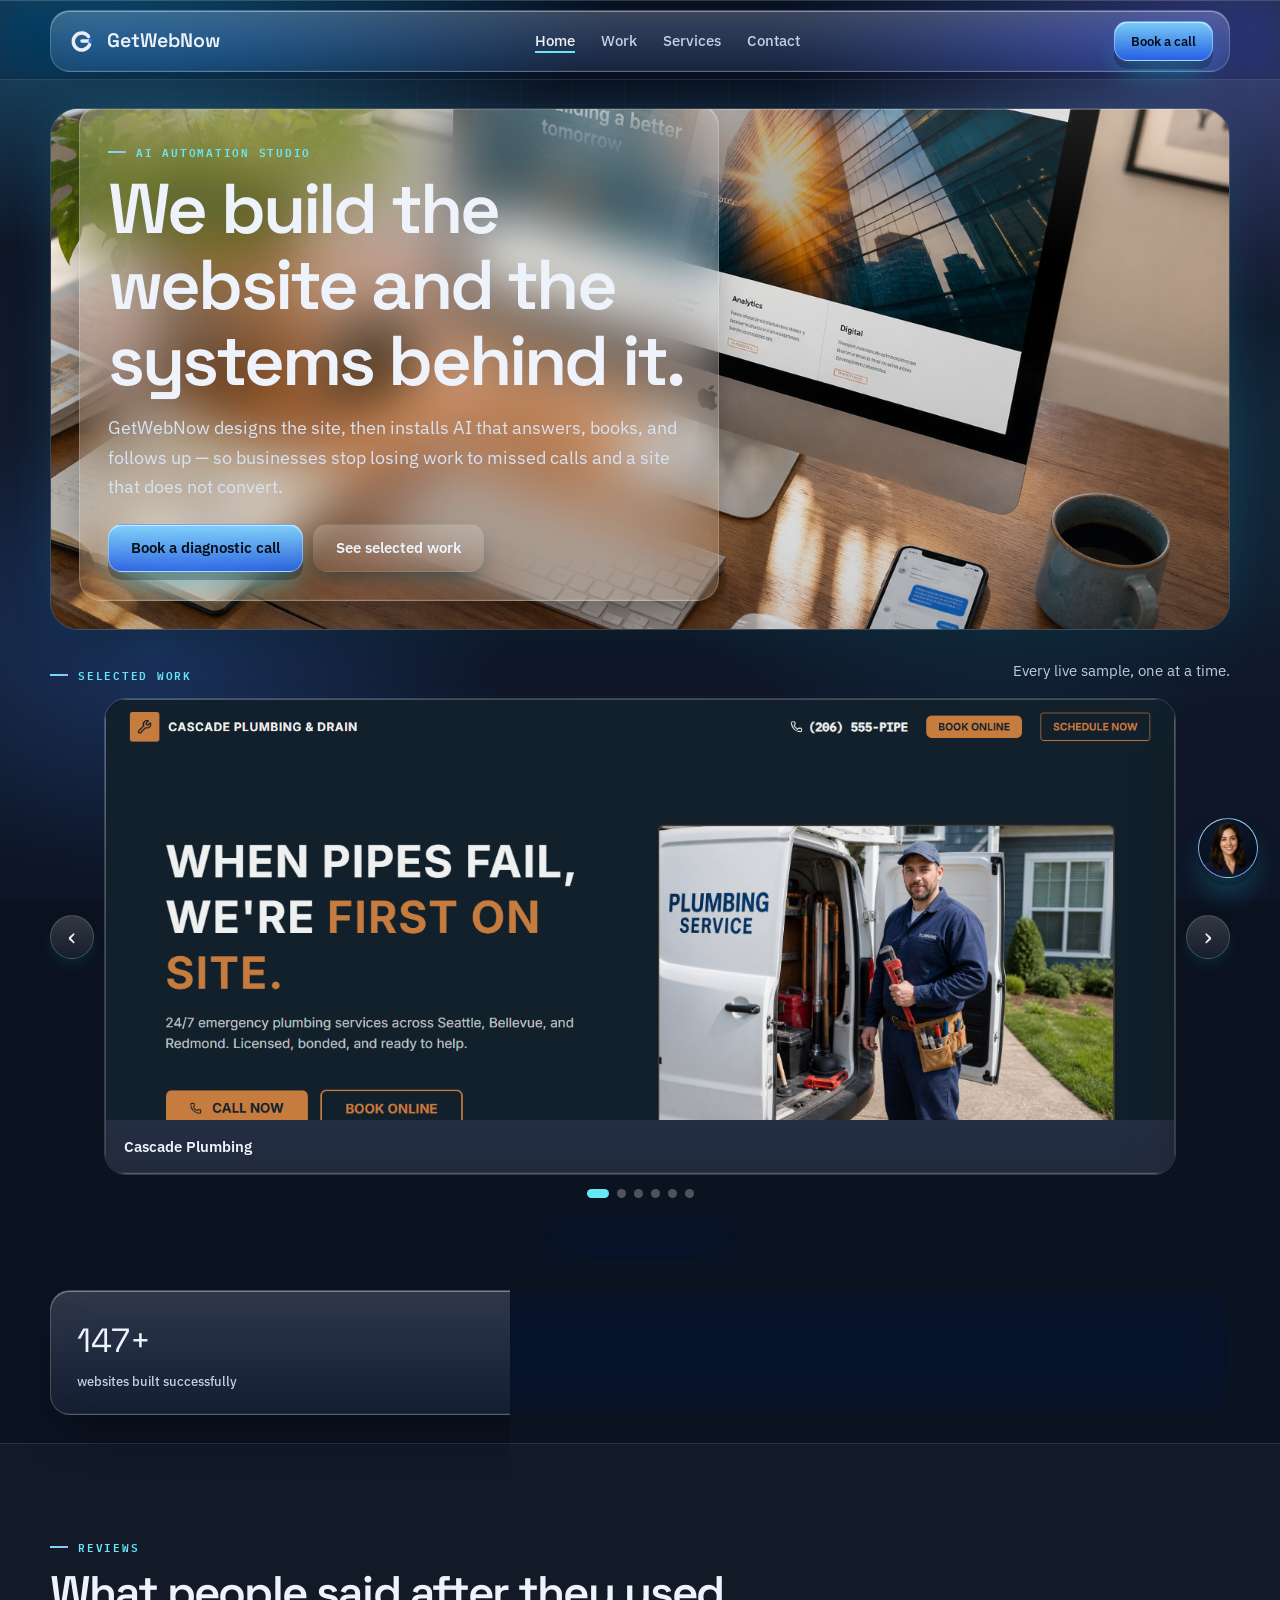
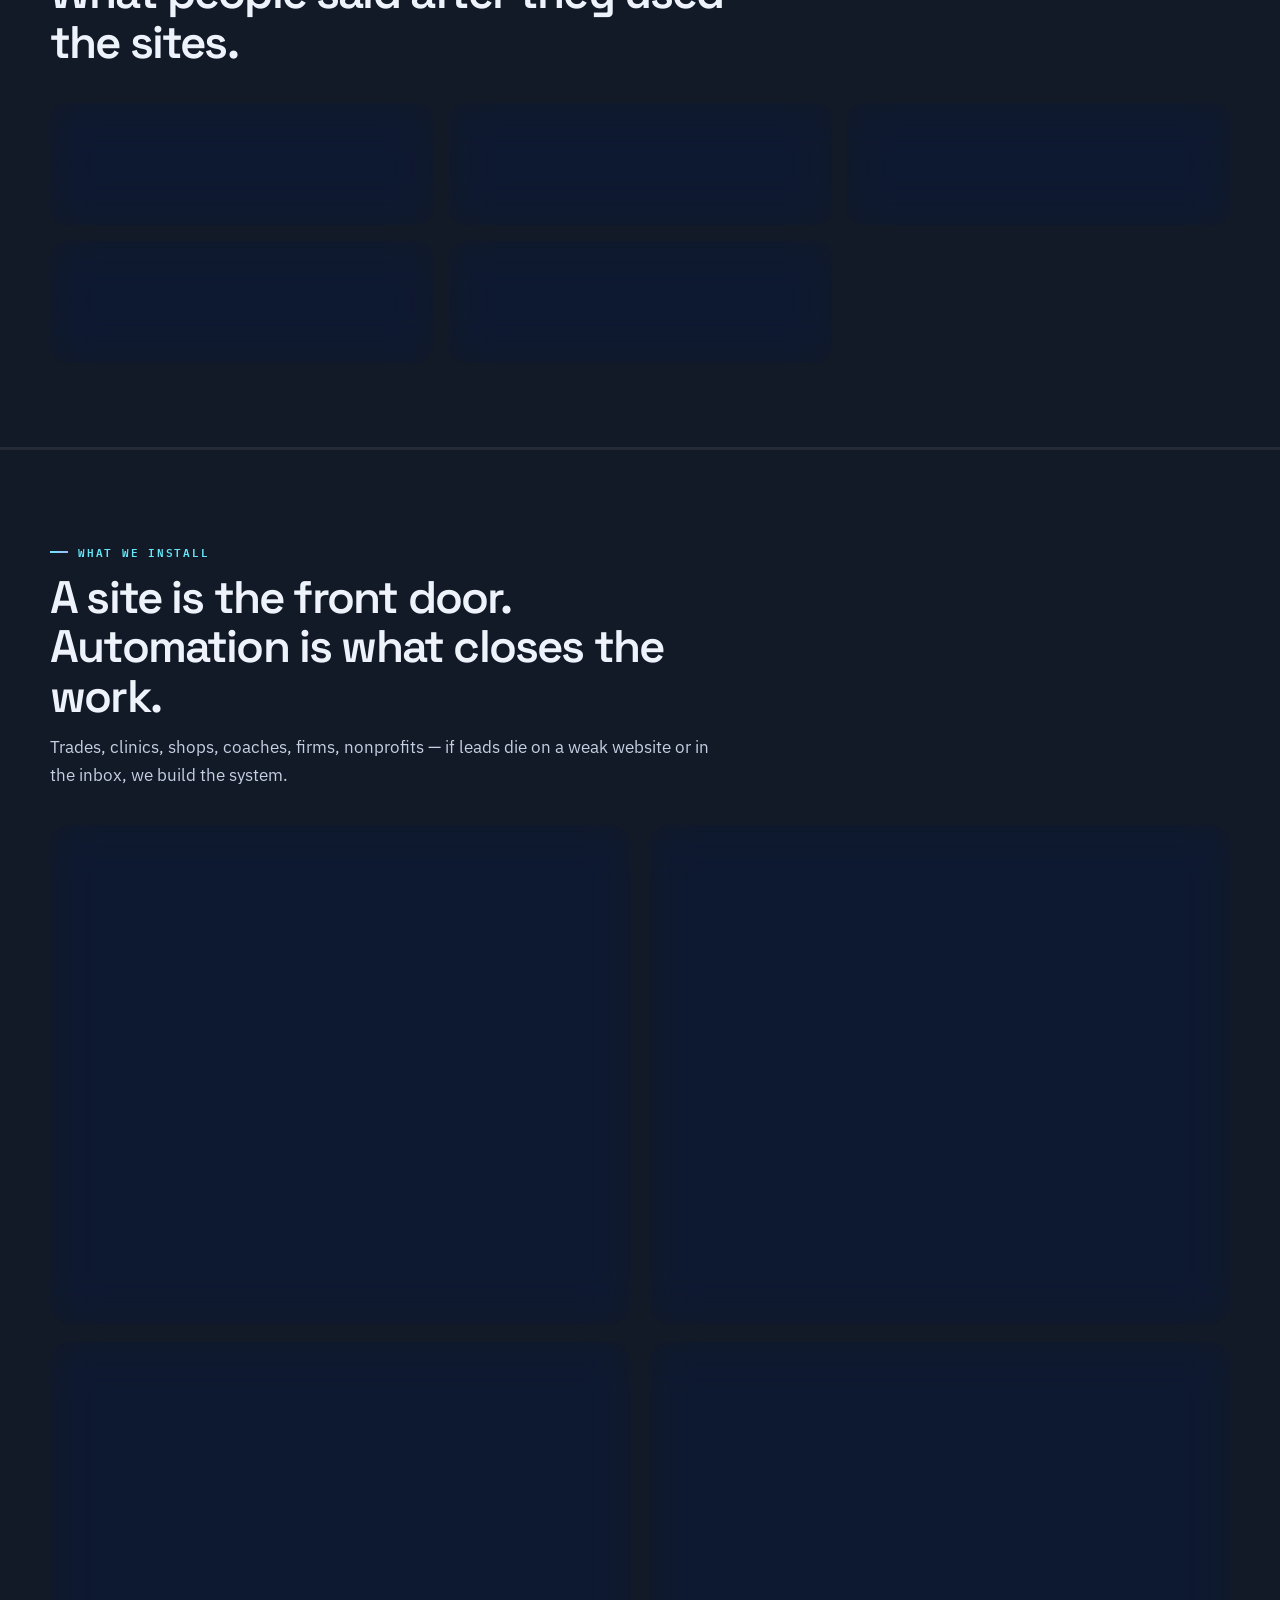
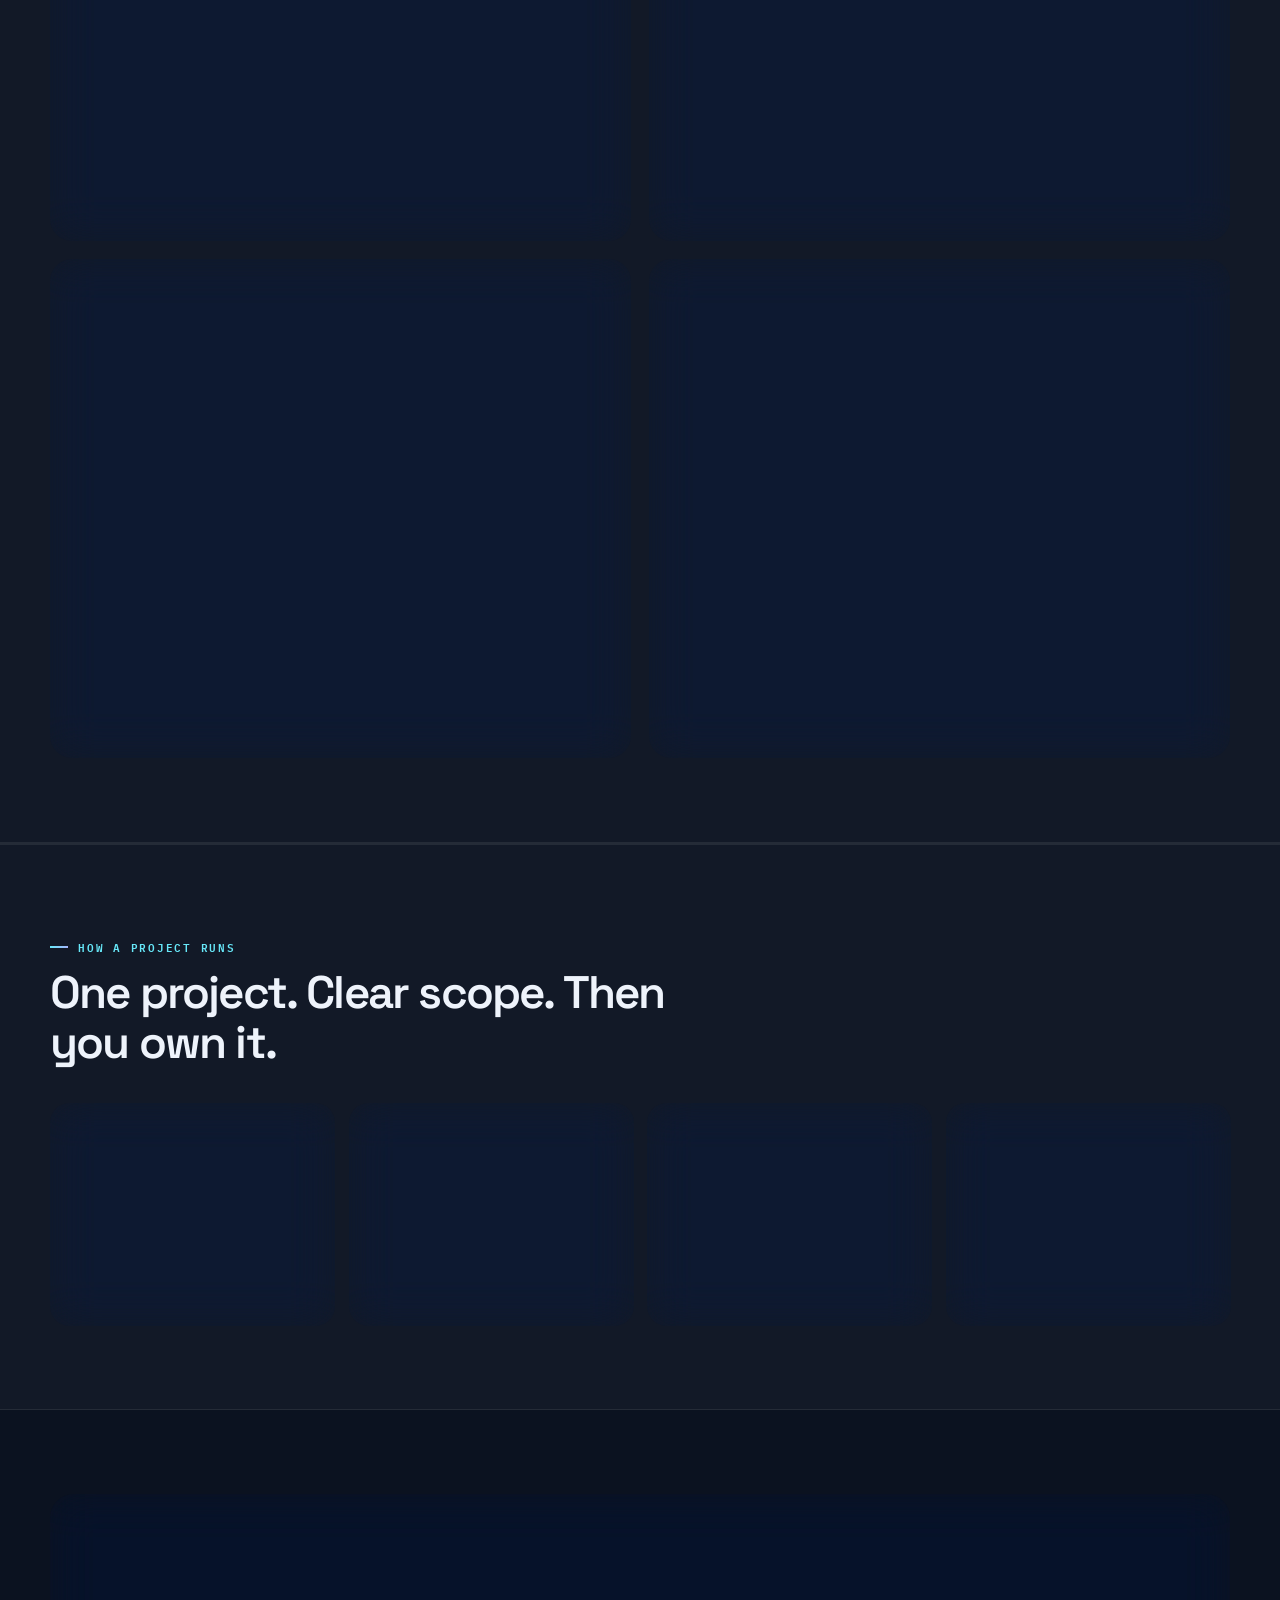
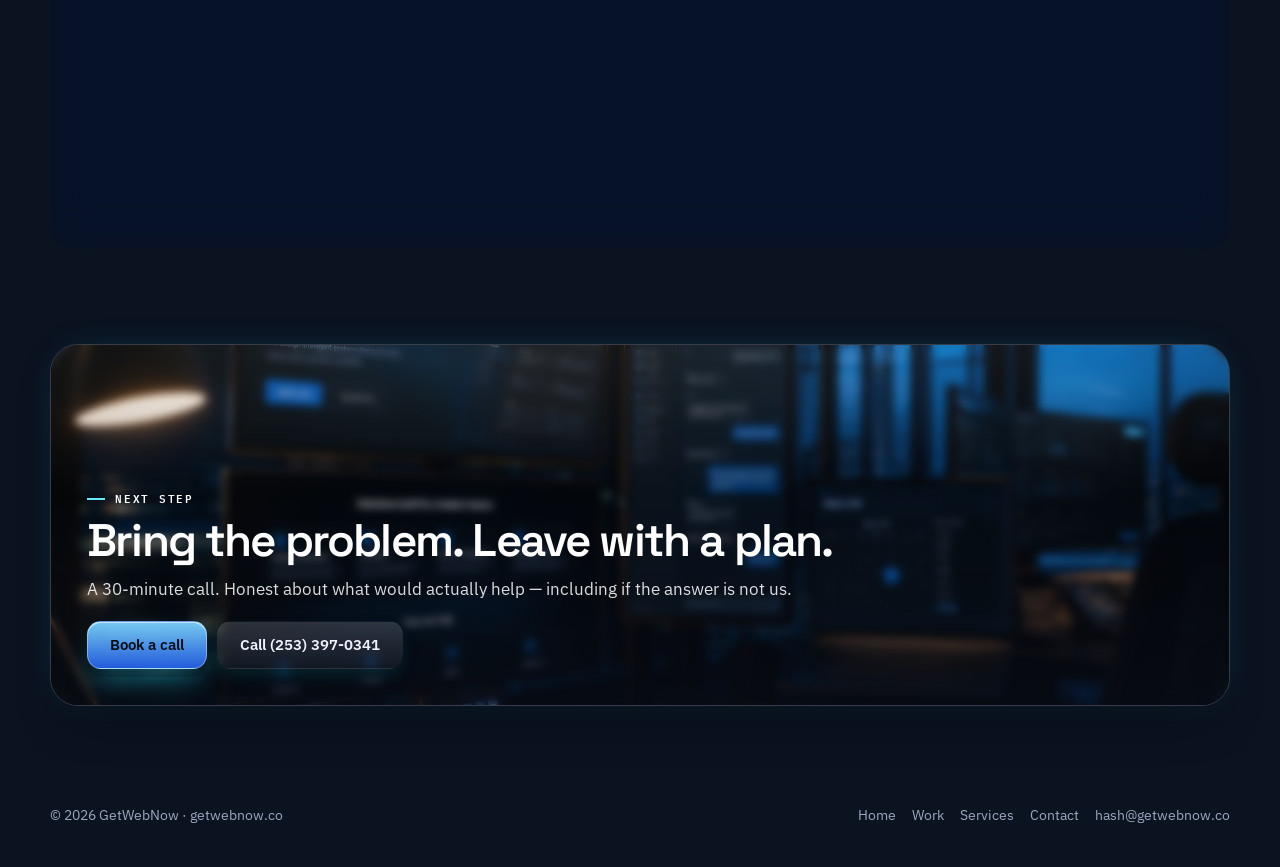
<file: index.html>
<!DOCTYPE html>
<html lang="en">
<head>
<meta charset="UTF-8">
<meta name="viewport" content="width=device-width, initial-scale=1.0">
<title>GetWebNow — Websites and AI systems for businesses</title>
<meta name="description" content="GetWebNow builds websites, branding, and AI automations that answer leads, book work, and follow up — so other businesses stop losing customers to silence.">
<link rel="canonical" href="https://getwebnow.co/">
<meta property="og:type" content="website">
<meta property="og:url" content="https://getwebnow.co/">
<meta property="og:site_name" content="GetWebNow">
<meta property="og:title" content="GetWebNow — Websites and AI systems for businesses">
<meta property="og:description" content="150+ websites built successfully. We install the site and the automations behind it.">
<meta property="og:image" content="https://getwebnow.co/og-image.png">
<meta name="twitter:card" content="summary_large_image">
<link rel="icon" href="favicon.svg" type="image/svg+xml">
<link rel="preconnect" href="https://fonts.googleapis.com">
<link rel="preconnect" href="https://fonts.gstatic.com" crossorigin>
<link href="https://fonts.googleapis.com/css2?family=IBM+Plex+Mono:wght@500&family=IBM+Plex+Sans:wght@400;500;600&family=Space+Grotesk:wght@500;600;700&display=swap" rel="stylesheet">
<link rel="stylesheet" href="styles.css?v=6">
</head>
<body>
<header>
  <nav class="wrap nav" id="nav">
    <a class="logo" href="index.html">
      <svg viewBox="0 0 64 64" aria-hidden="true"><path d="M46 22.5a18 18 0 1 0 2.2 17.2" fill="none" stroke="#E8EEF7" stroke-width="7.5" stroke-linecap="round"/><path d="M32 32h16" stroke="#E8EEF7" stroke-width="7.5" stroke-linecap="round"/><circle cx="50" cy="32" r="4.2" fill="#2563EB"/></svg>
      GetWebNow
    </a>
    <div class="nav-links">
      <a class="is-active" href="index.html">Home</a>
      <a href="work.html">Work</a>
      <a href="services.html">Services</a>
      <a href="contact.html">Contact</a>
    </div>
    <a class="btn btn-primary nav-cta" href="https://cal.com/hashmat/30min?theme=light" target="_blank" rel="noopener">Book a call</a>
    <button class="nav-toggle" type="button" data-nav-toggle aria-label="Open menu">☰</button>
  </nav>
</header>

<main>
  <section class="hero">
    <div class="wrap">
      <div class="hero-visual">
        <img class="hero-photo" src="media/hero.png" alt="GetWebNow studio desk with a website and booking on screen" width="1600" height="900">
        <div class="hero-copy">
          <div class="eyebrow">AI automation studio</div>
          <h1>We build the website and the systems behind it.</h1>
          <p class="lead">GetWebNow designs the site, then installs AI that answers, books, and follows up — so businesses stop losing work to missed calls and a site that does not convert.</p>
          <div class="hero-actions">
            <a class="btn btn-primary" href="https://cal.com/hashmat/30min?theme=light" target="_blank" rel="noopener">Book a diagnostic call</a>
            <a class="btn btn-ghost" href="work.html">See selected work</a>
          </div>
        </div>
      </div>

      <div class="work-show" data-slideshow>
        <div class="work-show-head">
          <div class="eyebrow">Selected work</div>
          <p>Every live sample, one at a time.</p>
        </div>
        <div class="work-show-frame">
          <button class="work-show-nav prev" type="button" aria-label="Previous project">‹</button>
          <div class="work-show-viewport">
            <div class="work-show-track">
              <a class="work-slide" href="https://cascade-mu-liard.vercel.app" target="_blank" rel="noopener">
                <img src="work/cascade.png" alt="Cascade Plumbing live website">
                <span>Cascade Plumbing</span>
              </a>
              <a class="work-slide" href="https://awevso-site.vercel.app" target="_blank" rel="noopener">
                <img src="work/awevso.png" alt="AWEVSO live website">
                <span>AWEVSO</span>
              </a>
              <a class="work-slide" href="https://ridgeline-roofing-demo-umber.vercel.app/" target="_blank" rel="noopener">
                <img src="work/ridgeline.png" alt="Ridgeline Roofing live website">
                <span>Ridgeline Roofing</span>
              </a>
              <a class="work-slide" href="https://the-12-week-reset.vercel.app" target="_blank" rel="noopener">
                <img src="work/reset.png" alt="12-Week Reset live website">
                <span>12-Week Reset</span>
              </a>
              <a class="work-slide" href="https://wahajwelfare.org" target="_blank" rel="noopener">
                <img src="work/wahaj.png" alt="Wahaj Welfare live website">
                <span>Wahaj Welfare</span>
              </a>
              <a class="work-slide" href="https://northline-realty-seven.vercel.app" target="_blank" rel="noopener">
                <img src="work/northline.png" alt="Northline Realty live website">
                <span>Northline Realty</span>
              </a>
            </div>
          </div>
          <button class="work-show-nav next" type="button" aria-label="Next project">›</button>
        </div>
        <div class="work-show-dots" role="tablist" aria-label="Project slides"></div>
        <p class="work-show-cta"><a class="btn btn-ghost" href="work.html">See all featured work</a></p>
      </div>

      <div class="proof">
        <div class="proof-stat"><span data-count="150">0</span>+ <span class="label">websites built successfully</span></div>
        <div class="proof-names">
          <span class="chip">Live samples above</span>
          <span class="chip">Not the full list</span>
        </div>
      </div>
    </div>
  </section>

  <section class="work-notes" id="work-notes">
    <div class="wrap">
      <div class="section-head">
        <div class="eyebrow">Reviews</div>
        <h2>What people said after they used the sites.</h2>
      </div>
      <div class="reviews-row">
        <div class="review">
          <img class="review-avatar" src="media/avatar-marcus.png" alt="Marcus R.">
          <div>
            <div class="stars" aria-label="5 stars">★★★★★</div>
            <p>“Pricing, services, and booking were all there. I didn’t have to hunt.”</p>
            <strong>Marcus R. · Cascade Plumbing</strong>
          </div>
        </div>
        <div class="review">
          <img class="review-avatar" src="media/avatar-dana.png" alt="Dana S.">
          <div>
            <div class="stars" aria-label="5 stars">★★★★★</div>
            <p>“Looked like a real roofing company. The next step was obvious.”</p>
            <strong>Dana S. · Ridgeline Roofing</strong>
          </div>
        </div>
        <div class="review">
          <img class="review-avatar" src="media/avatar-priya.png" alt="Priya K.">
          <div>
            <div class="stars" aria-label="5 stars">★★★★★</div>
            <p>“The price was on the page before they asked me to book a call. That sold me.”</p>
            <strong>Priya K. · 12-Week Reset</strong>
          </div>
        </div>
        <div class="review">
          <img class="review-avatar" src="media/avatar-karim.png" alt="Karim A.">
          <div>
            <div class="stars" aria-label="5 stars">★★★★★</div>
            <p>“English and Dari, professional inbox — it matched the work on the ground.”</p>
            <strong>Karim A. · Wahaj Welfare</strong>
          </div>
        </div>
        <div class="review">
          <img class="review-avatar" src="media/avatar-northline.png" alt="Lena M.">
          <div>
            <div class="stars" aria-label="5 stars">★★★★★</div>
            <p>“Price on every listing. I booked a showing without calling the office.”</p>
            <strong>Lena M. · Northline Realty</strong>
          </div>
        </div>
      </div>
    </div>
  </section>

  <section class="tint">
    <div class="wrap">
      <div class="section-head">
        <div class="eyebrow">What we install</div>
        <h2>A site is the front door. Automation is what closes the work.</h2>
        <p>Trades, clinics, shops, coaches, firms, nonprofits — if leads die on a weak website or in the inbox, we build the system.</p>
      </div>
      <div class="photo-grid">
        <article class="photo-card">
          <img src="media/website.png" alt="Laptop showing a plumbing company website with a Book Now button">
          <div>
            <div class="kicker">01 · Website</div>
            <h3>A site that makes hiring you obvious</h3>
            <p>Fast, current, and built to convert. Pricing, services, and the next step are clear on the first screen.</p>
          </div>
        </article>
        <article class="photo-card">
          <img src="media/chat.png" alt="Phone chatbot offering Saturday morning booking times">
          <div>
            <div class="kicker">02 · AI chat</div>
            <h3>Answers while you are on the job</h3>
            <p>A chatbot that answers questions, qualifies the lead, and can book the next step after hours.</p>
          </div>
        </article>
        <article class="photo-card">
          <img src="media/booking.png" alt="Tablet showing an online booking calendar with time slots">
          <div>
            <div class="kicker">03 · Booking</div>
            <h3>Let customers pick the time</h3>
            <p>A calendar on the site, tied to real availability. Fewer missed jobs. Less phone tag.</p>
          </div>
        </article>
        <article class="photo-card">
          <img src="media/auto.png" alt="Automation workflow from lead to quote, reminder, and review request">
          <div>
            <div class="kicker">04 · Automation</div>
            <h3>If you do it twice a week, it can run itself</h3>
            <p>Quotes, reviews, reminders, routing — we turn repeat work into a system so you can take more customers.</p>
          </div>
        </article>
        <article class="photo-card">
          <img src="media/email.png" alt="Email sequence asking a customer to leave a review">
          <div>
            <div class="kicker">05 · Email marketing</div>
            <h3>Stay in the inbox after the job</h3>
            <p>Sequences for quotes, reviews, and past customers — written in your voice, sent on a schedule. No more one-and-done follow-up.</p>
          </div>
        </article>
        <article class="photo-card">
          <img src="media/branding.png" alt="Brand kit with logo, color swatches, and business cards">
          <div>
            <div class="kicker">06 · Branding</div>
            <h3>A look people recognize before they read the name</h3>
            <p>Mark, type, and color that carry from the website to the invoice. The business looks hired, not pieced together.</p>
          </div>
        </article>
      </div>
    </div>
  </section>

  <section class="tint">
    <div class="wrap">
      <div class="section-head">
        <div class="eyebrow">How a project runs</div>
        <h2>One project. Clear scope. Then you own it.</h2>
      </div>
      <div class="steps">
        <div class="step">
          <div class="step-num">01</div>
          <h3>Diagnostic call</h3>
          <p>30 minutes. We find where leads die — the site, the inbox, the follow-up, or the booking.</p>
        </div>
        <div class="step">
          <div class="step-num">02</div>
          <h3>Scope the system</h3>
          <p>You get a clear plan and a number before we start. No surprise add-ons after you say yes.</p>
        </div>
        <div class="step">
          <div class="step-num">03</div>
          <h3>Build and launch</h3>
          <p>Website, branding, chatbot, booking, email, reviews, or custom automation — shipped while you keep taking work.</p>
        </div>
        <div class="step">
          <div class="step-num">04</div>
          <h3>You run it</h3>
          <p>The system is yours. Stay on with us later only if you want the next piece built.</p>
        </div>
      </div>
    </div>
  </section>

  <section>
    <div class="wrap">
      <div class="founder">
        <img src="media/hero.png" alt="GetWebNow studio workspace">
        <div class="founder-copy">
          <div class="eyebrow">Studio</div>
          <h3>GetWebNow is led by Hashmatullah</h3>
          <p>You are not passed to an account manager. The person who scopes the work is the person who builds it — a studio you can actually reach after the site goes live.</p>
        </div>
      </div>
    </div>
  </section>

  <div class="wrap">
    <div class="cta-band">
      <img src="media/tech-cta.png" alt="Studio screens showing websites, chat, and booking systems">
      <div class="cta-inner">
        <div>
          <div class="eyebrow">Next step</div>
          <h2>Bring the problem. Leave with a plan.</h2>
          <p>A 30-minute call. Honest about what would actually help — including if the answer is not us.</p>
          <div class="cta-actions">
            <a class="btn btn-primary" href="https://cal.com/hashmat/30min?theme=light" target="_blank" rel="noopener">Book a call</a>
            <a class="btn btn-ghost" href="tel:2533970341">Call (253) 397-0341</a>
          </div>
        </div>
      </div>
    </div>
  </div>
</main>

<footer>
  <div class="wrap foot">
    <span>© 2026 GetWebNow · getwebnow.co</span>
    <div class="foot-links">
      <a href="index.html">Home</a>
      <a href="work.html">Work</a>
      <a href="services.html">Services</a>
      <a href="contact.html">Contact</a>
      <a href="mailto:hash@getwebnow.co">hash@getwebnow.co</a>
    </div>
  </div>
</footer>
<script src="site.js?v=6"></script>
</body>
</html>
</file>
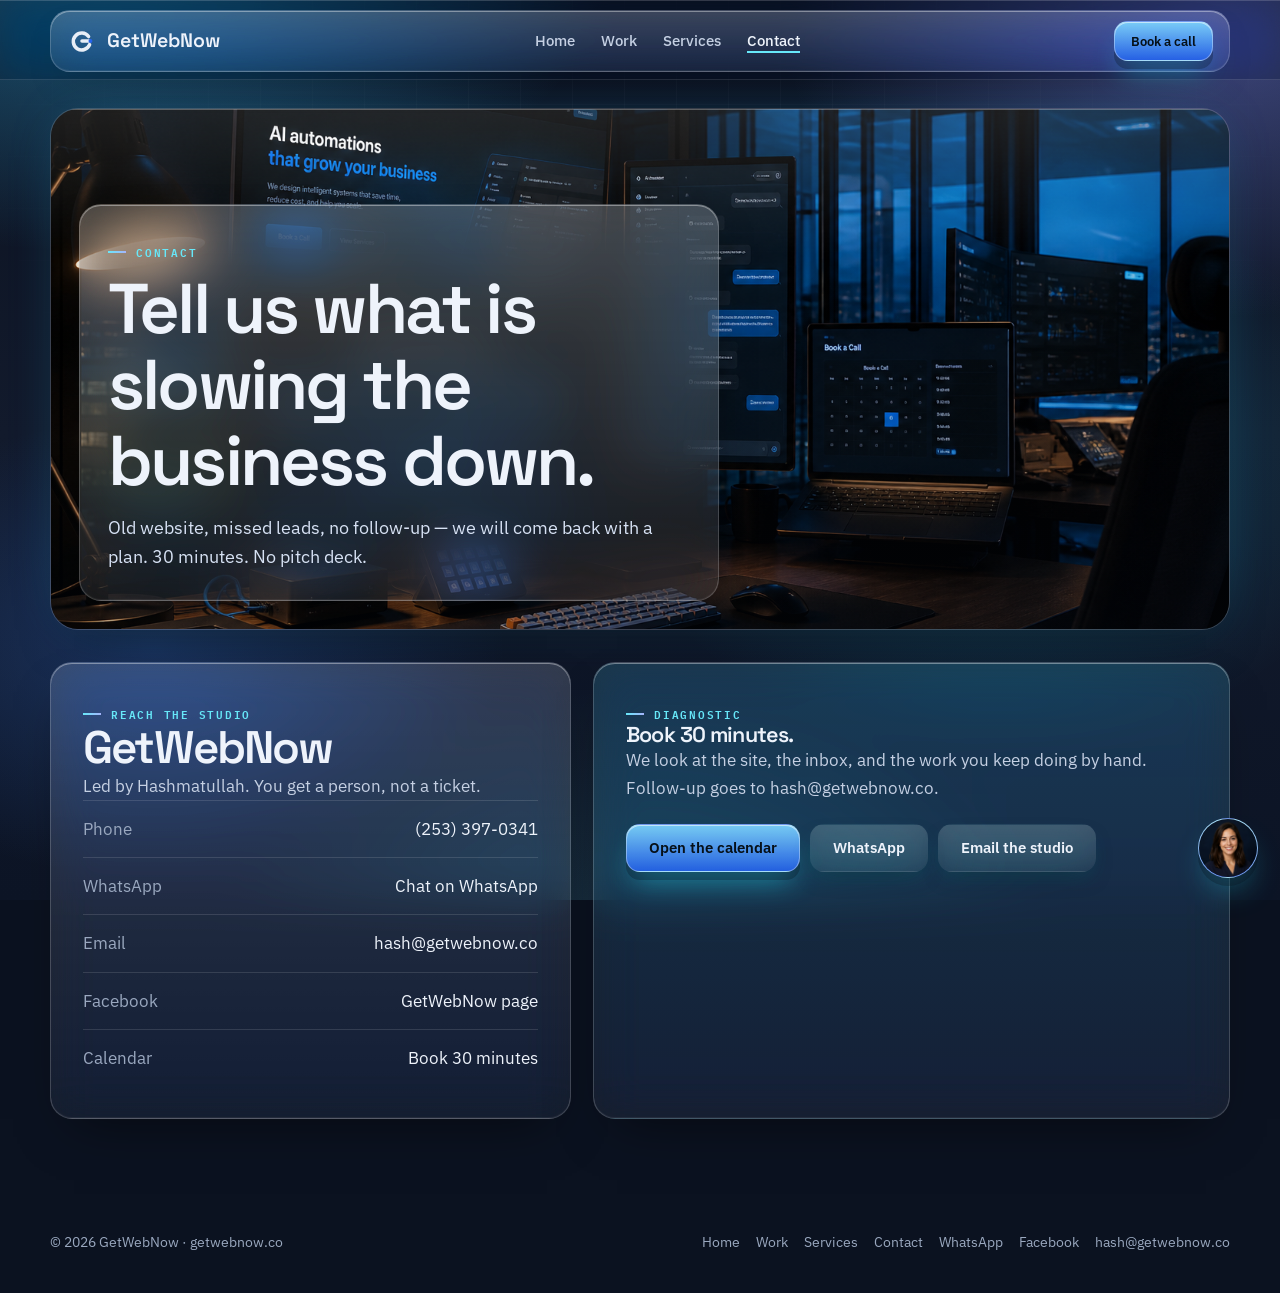
<file: contact.html>
<!DOCTYPE html>
<html lang="en">
<head>
<meta charset="UTF-8">
<meta name="viewport" content="width=device-width, initial-scale=1.0">
<title>Contact — GetWebNow</title>
<meta name="description" content="Book a 30-minute diagnostic with GetWebNow. Phone (253) 397-0341. Email hash@getwebnow.co.">
<link rel="canonical" href="https://getwebnow.co/contact.html">
<meta property="og:title" content="Contact — GetWebNow">
<meta property="og:description" content="Book a 30-minute call. We will map what is costing you work.">
<meta property="og:image" content="https://getwebnow.co/og-image.png">
<link rel="icon" href="favicon.svg" type="image/svg+xml">
<link rel="preconnect" href="https://fonts.googleapis.com">
<link rel="preconnect" href="https://fonts.gstatic.com" crossorigin>
<link rel="preconnect" href="https://cal.com">
<link href="https://fonts.googleapis.com/css2?family=IBM+Plex+Mono:wght@500&family=IBM+Plex+Sans:wght@400;500;600&family=Space+Grotesk:wght@500;600;700&display=swap" rel="stylesheet">
<link rel="stylesheet" href="styles.css?v=6">
</head>
<body>
<header>
  <nav class="wrap nav" id="nav">
    <a class="logo" href="index.html">
      <svg viewBox="0 0 64 64" aria-hidden="true"><path d="M46 22.5a18 18 0 1 0 2.2 17.2" fill="none" stroke="#E8EEF7" stroke-width="7.5" stroke-linecap="round"/><path d="M32 32h16" stroke="#E8EEF7" stroke-width="7.5" stroke-linecap="round"/><circle cx="50" cy="32" r="4.2" fill="#2563EB"/></svg>
      GetWebNow
    </a>
    <div class="nav-links">
      <a href="index.html">Home</a>
      <a href="work.html">Work</a>
      <a href="services.html">Services</a>
      <a class="is-active" href="contact.html">Contact</a>
    </div>
    <a class="btn btn-primary nav-cta" href="https://cal.com/hashmat/30min?theme=light" target="_blank" rel="noopener">Book a call</a>
    <button class="nav-toggle" type="button" data-nav-toggle aria-label="Open menu">☰</button>
  </nav>
</header>

<main>
  <section class="hero">
    <div class="wrap">
      <div class="hero-visual">
        <img class="hero-photo" src="media/tech-cta.png" alt="Websites and AI systems on studio screens">
        <div class="hero-copy">
          <div class="eyebrow">Contact</div>
          <h1>Tell us what is slowing the business down.</h1>
          <p class="lead">Old website, missed leads, no follow-up — we will come back with a plan. 30 minutes. No pitch deck.</p>
        </div>
      </div>
    </div>
  </section>

  <section style="padding-top:12px">
    <div class="wrap contact-grid">
      <div class="contact-panel">
        <div class="eyebrow">Reach the studio</div>
        <h2>GetWebNow</h2>
        <p>Led by Hashmatullah. You get a person, not a ticket.</p>
        <div class="contact-line"><span>Phone</span><a href="tel:2533970341">(253) 397-0341</a></div>
        <div class="contact-line"><span>WhatsApp</span><a href="https://wa.me/12533970341" target="_blank" rel="noopener">Chat on WhatsApp</a></div>
        <div class="contact-line"><span>Email</span><a href="mailto:hash@getwebnow.co">hash@getwebnow.co</a></div>
        <div class="contact-line"><span>Facebook</span><a href="https://www.facebook.com/getwebnow.co" target="_blank" rel="noopener">GetWebNow page</a></div>
        <div class="contact-line"><span>Calendar</span><a href="https://cal.com/hashmat/30min?theme=light" target="_blank" rel="noopener">Book 30 minutes</a></div>
      </div>
      <div class="book-box">
        <div class="eyebrow">Diagnostic</div>
        <h3>Book 30 minutes.</h3>
        <p>We look at the site, the inbox, and the work you keep doing by hand. Follow-up goes to <a href="mailto:hash@getwebnow.co">hash@getwebnow.co</a>.</p>
        <div class="hero-actions">
          <a class="btn btn-primary" href="https://cal.com/hashmat/30min?theme=light" target="_blank" rel="noopener">Open the calendar</a>
          <a class="btn btn-ghost" href="https://wa.me/12533970341" target="_blank" rel="noopener">WhatsApp</a>
          <a class="btn btn-ghost" href="mailto:hash@getwebnow.co">Email the studio</a>
        </div>
      </div>
    </div>
  </section>
</main>

<footer>
  <div class="wrap foot">
    <span>© 2026 GetWebNow · getwebnow.co</span>
    <div class="foot-links">
      <a href="index.html">Home</a>
      <a href="work.html">Work</a>
      <a href="services.html">Services</a>
      <a href="contact.html">Contact</a>
      <a href="https://wa.me/12533970341" target="_blank" rel="noopener">WhatsApp</a>
      <a href="https://www.facebook.com/getwebnow.co" target="_blank" rel="noopener">Facebook</a>
      <a href="mailto:hash@getwebnow.co">hash@getwebnow.co</a>
    </div>
  </div>
</footer>
<script src="site.js?v=6"></script>
</body>
</html>
</file>
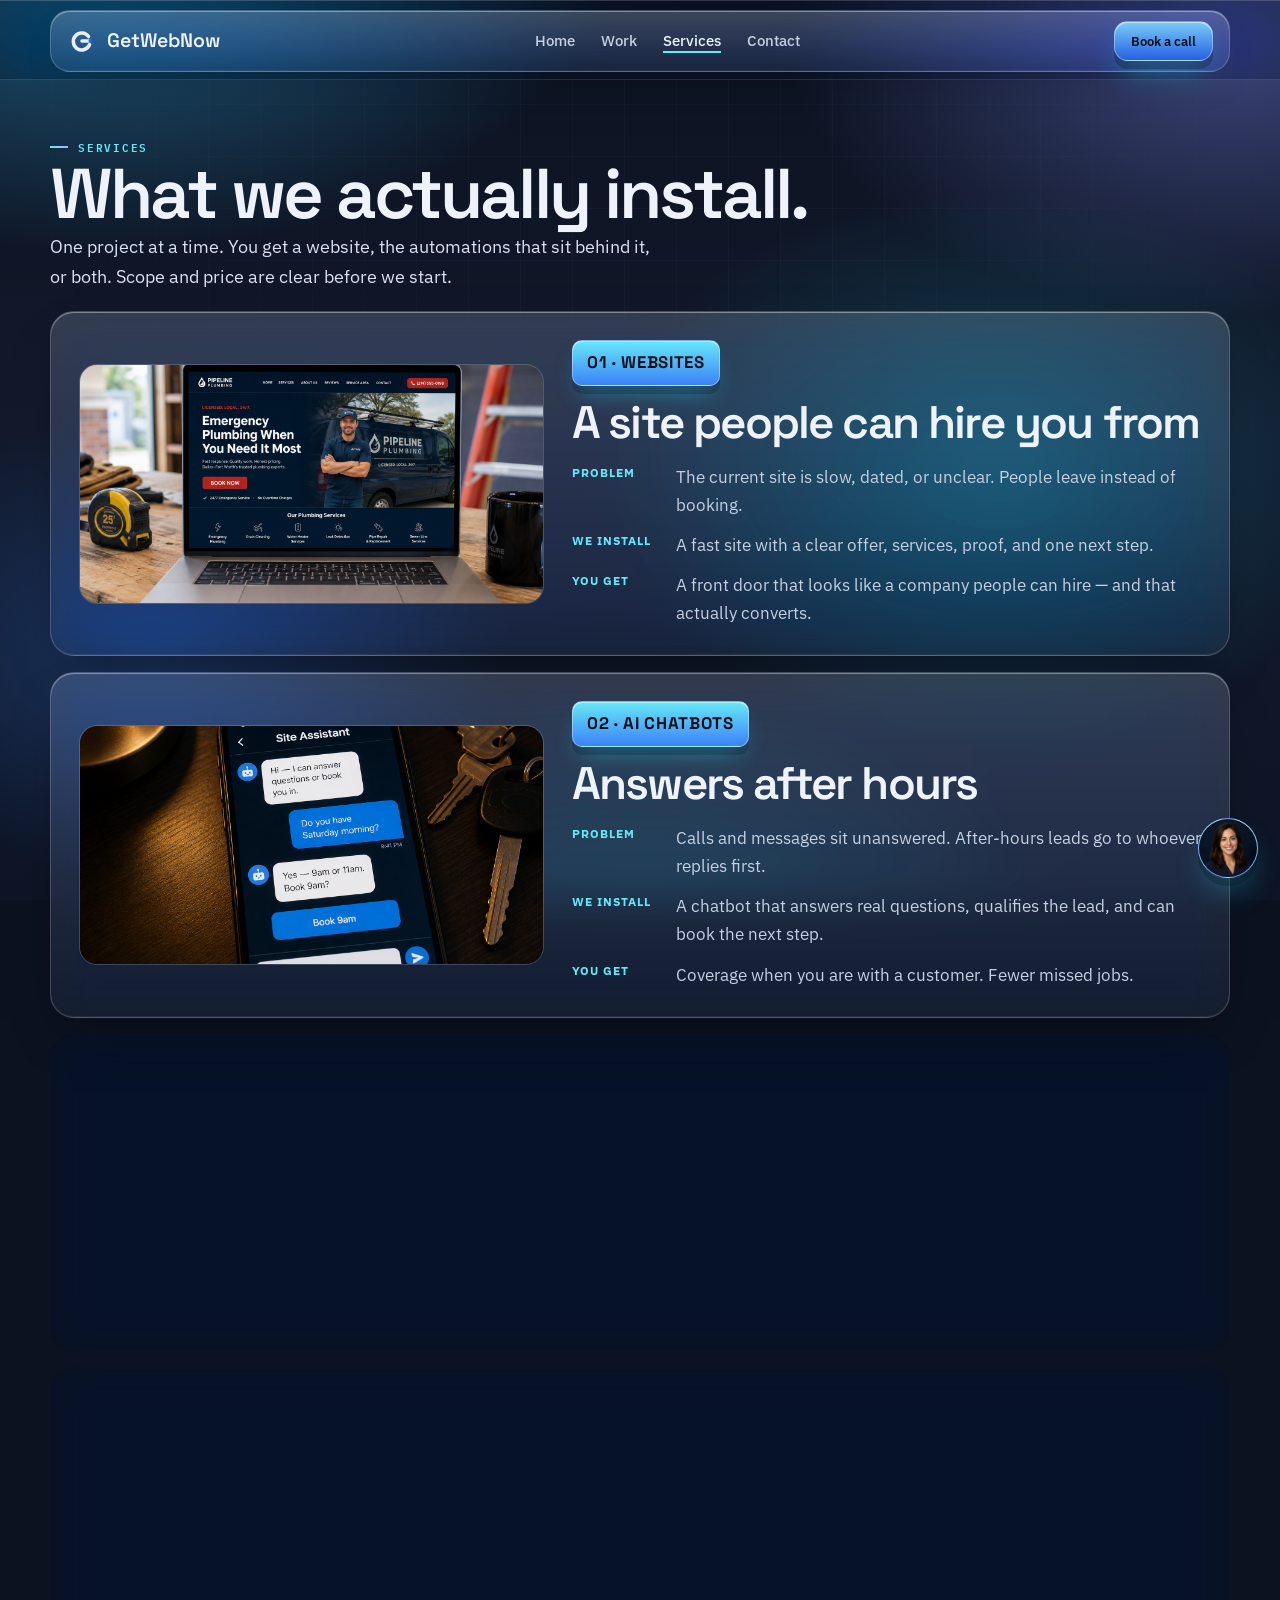
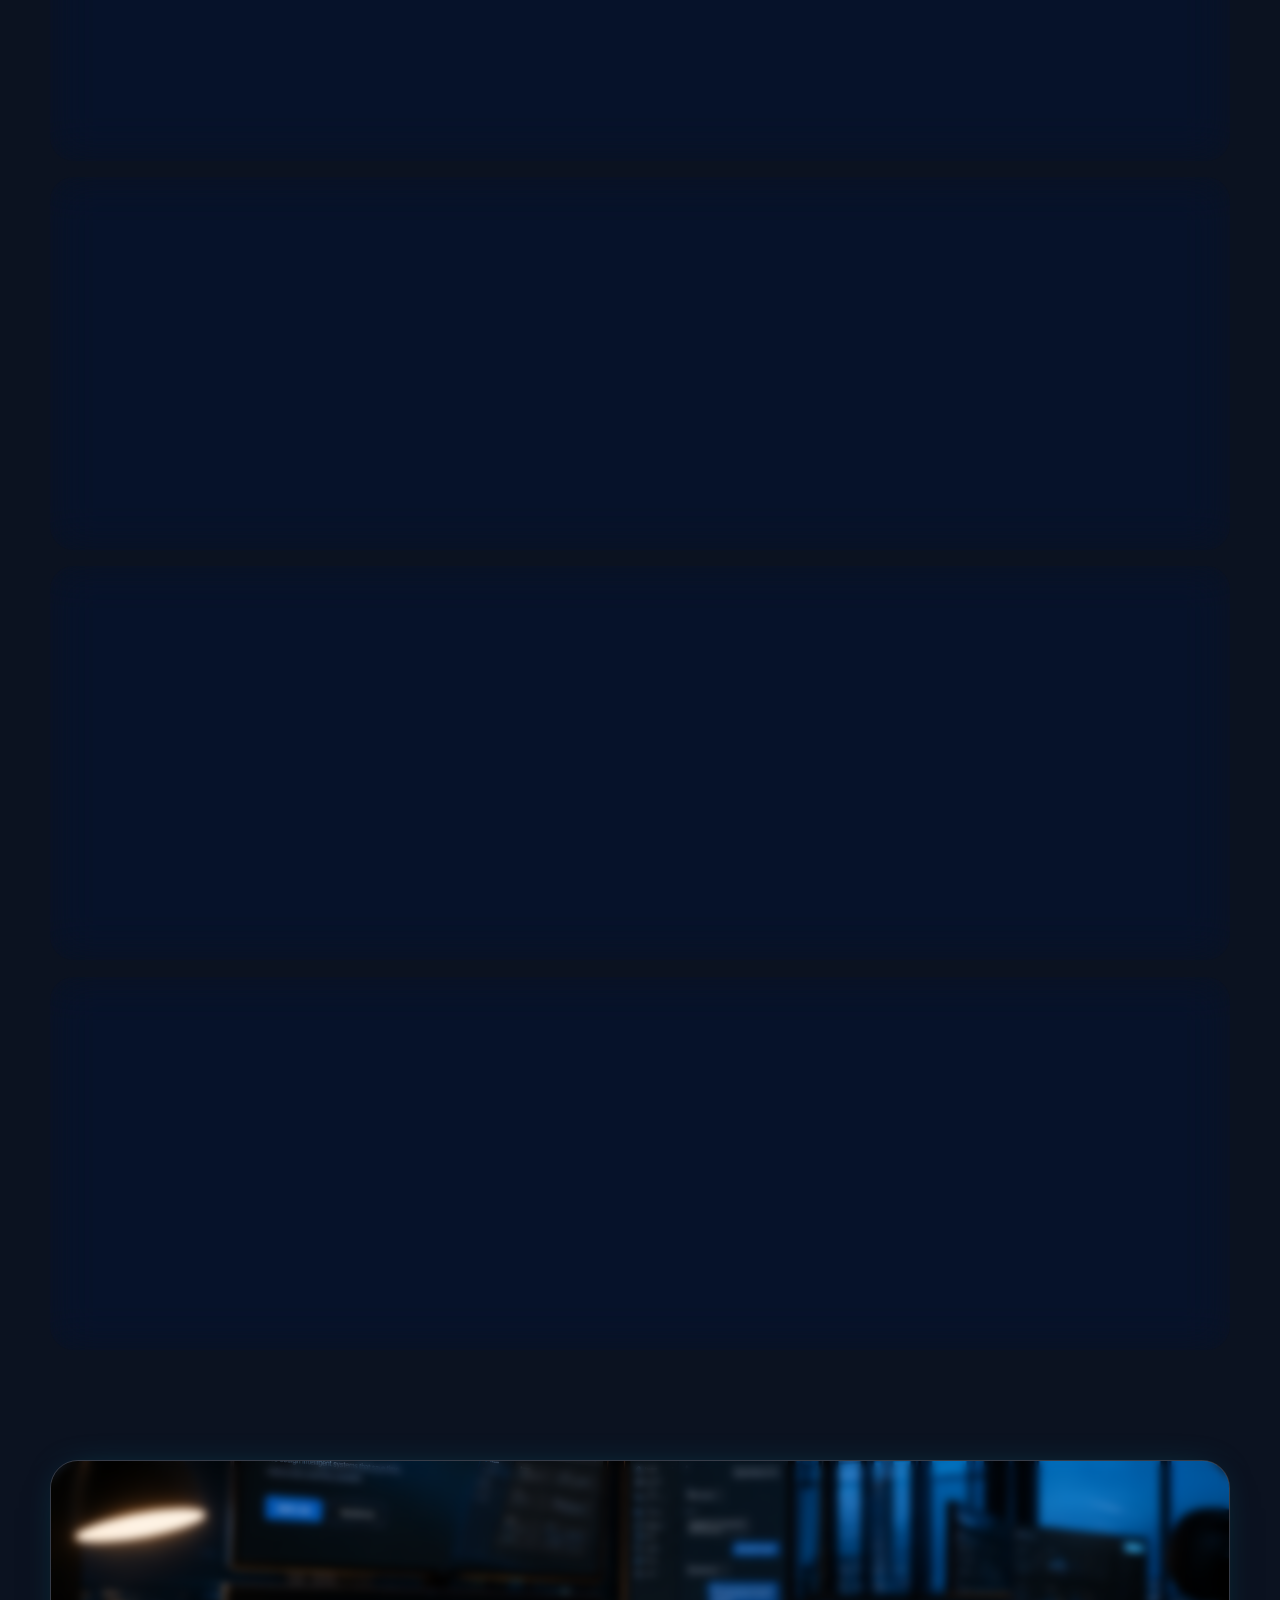
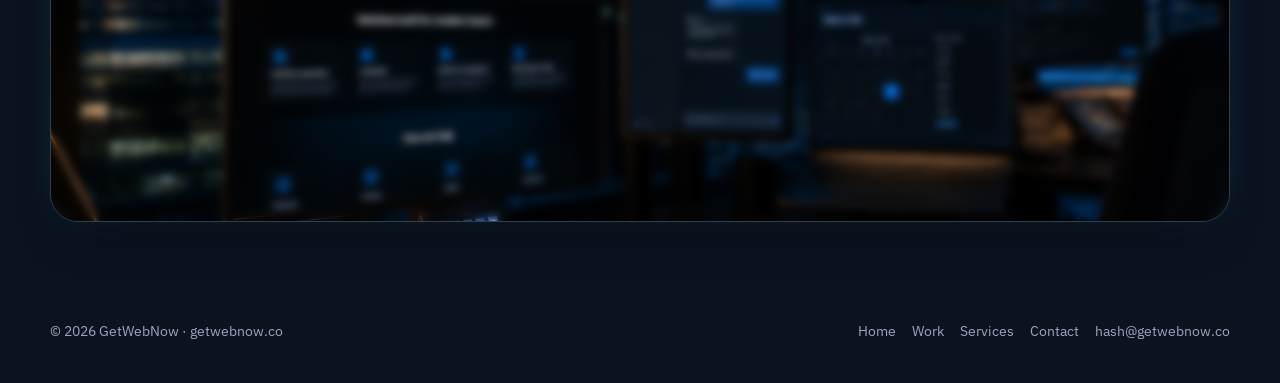
<file: services.html>
<!DOCTYPE html>
<html lang="en">
<head>
<meta charset="UTF-8">
<meta name="viewport" content="width=device-width, initial-scale=1.0">
<title>Services — GetWebNow</title>
<meta name="description" content="Websites, branding, AI chatbots, booking, email marketing, reviews, and custom systems for other businesses.">
<link rel="canonical" href="https://getwebnow.co/services.html">
<meta property="og:title" content="Services — GetWebNow">
<meta property="og:description" content="The website and the AI systems behind it — built as one project.">
<meta property="og:image" content="https://getwebnow.co/og-image.png">
<link rel="icon" href="favicon.svg" type="image/svg+xml">
<link rel="preconnect" href="https://fonts.googleapis.com">
<link rel="preconnect" href="https://fonts.gstatic.com" crossorigin>
<link href="https://fonts.googleapis.com/css2?family=IBM+Plex+Mono:wght@500&family=IBM+Plex+Sans:wght@400;500;600&family=Space+Grotesk:wght@500;600;700&display=swap" rel="stylesheet">
<link rel="stylesheet" href="styles.css?v=6">
</head>
<body>
<header>
  <nav class="wrap nav" id="nav">
    <a class="logo" href="index.html">
      <svg viewBox="0 0 64 64" aria-hidden="true"><path d="M46 22.5a18 18 0 1 0 2.2 17.2" fill="none" stroke="#E8EEF7" stroke-width="7.5" stroke-linecap="round"/><path d="M32 32h16" stroke="#E8EEF7" stroke-width="7.5" stroke-linecap="round"/><circle cx="50" cy="32" r="4.2" fill="#2563EB"/></svg>
      GetWebNow
    </a>
    <div class="nav-links">
      <a href="index.html">Home</a>
      <a href="work.html">Work</a>
      <a class="is-active" href="services.html">Services</a>
      <a href="contact.html">Contact</a>
    </div>
    <a class="btn btn-primary nav-cta" href="https://cal.com/hashmat/30min?theme=light" target="_blank" rel="noopener">Book a call</a>
    <button class="nav-toggle" type="button" data-nav-toggle aria-label="Open menu">☰</button>
  </nav>
</header>

<main>
  <section class="page-hero">
    <div class="wrap">
      <div class="eyebrow">Services</div>
      <h1>What we actually install.</h1>
      <p class="lead">One project at a time. You get a website, the automations that sit behind it, or both. Scope and price are clear before we start.</p>
    </div>
  </section>

  <section style="padding-top:10px">
    <div class="wrap">
      <article class="service-row">
        <img src="media/website.png" alt="Laptop showing a plumbing company website with a Book Now button">
        <div>
          <div class="kicker">01 · Websites</div>
          <h2>A site people can hire you from</h2>
          <div class="service-points" style="margin-top:16px">
            <div class="point"><strong>Problem</strong><p>The current site is slow, dated, or unclear. People leave instead of booking.</p></div>
            <div class="point"><strong>We install</strong><p>A fast site with a clear offer, services, proof, and one next step.</p></div>
            <div class="point"><strong>You get</strong><p>A front door that looks like a company people can hire — and that actually converts.</p></div>
          </div>
        </div>
      </article>
      <article class="service-row">
        <img src="media/chat.png" alt="Phone chatbot offering Saturday morning booking times">
        <div>
          <div class="kicker">02 · AI chatbots</div>
          <h2>Answers after hours</h2>
          <div class="service-points" style="margin-top:16px">
            <div class="point"><strong>Problem</strong><p>Calls and messages sit unanswered. After-hours leads go to whoever replies first.</p></div>
            <div class="point"><strong>We install</strong><p>A chatbot that answers real questions, qualifies the lead, and can book the next step.</p></div>
            <div class="point"><strong>You get</strong><p>Coverage when you are with a customer. Fewer missed jobs.</p></div>
          </div>
        </div>
      </article>
      <article class="service-row">
        <img src="media/booking.png" alt="Tablet showing an online booking calendar with time slots">
        <div>
          <div class="kicker">03 · Online booking</div>
          <h2>Let customers pick the time</h2>
          <div class="service-points" style="margin-top:16px">
            <div class="point"><strong>Problem</strong><p>Every appointment is a phone tag. People bounce when they cannot self-book.</p></div>
            <div class="point"><strong>We install</strong><p>A calendar on the site, tied to your real availability.</p></div>
            <div class="point"><strong>You get</strong><p>Fewer no-shows, fewer missed bookings, less time on the phone.</p></div>
          </div>
        </div>
      </article>
      <article class="service-row">
        <img src="media/auto.png" alt="Automation workflow from lead to quote, reminder, and review request">
        <div>
          <div class="kicker">04 · Reviews &amp; follow-up</div>
          <h2>The work after the job, without you chasing it</h2>
          <div class="service-points" style="margin-top:16px">
            <div class="point"><strong>Problem</strong><p>Happy customers never review. Quotes sit. Leads go cold at 10pm.</p></div>
            <div class="point"><strong>We install</strong><p>Review requests after the job, plus reminders and routing so follow-up happens.</p></div>
            <div class="point"><strong>You get</strong><p>A review profile that matches the work, and more of the jobs you already quoted.</p></div>
          </div>
        </div>
      </article>
      <article class="service-row">
        <img src="media/email.png" alt="Email sequence asking a customer to leave a review">
        <div>
          <div class="kicker">05 · Email marketing</div>
          <h2>Stay in the inbox after the job</h2>
          <div class="service-points" style="margin-top:16px">
            <div class="point"><strong>Problem</strong><p>One thank-you email, then silence. Quotes and past customers go cold.</p></div>
            <div class="point"><strong>We install</strong><p>Sequences that follow up on quotes, reviews, and past work — written in your voice, sent on a schedule.</p></div>
            <div class="point"><strong>You get</strong><p>More of the jobs you already quoted, without writing every email yourself.</p></div>
          </div>
        </div>
      </article>
      <article class="service-row">
        <img src="media/branding.png" alt="Brand kit with logo, color swatches, and business cards">
        <div>
          <div class="kicker">06 · Branding</div>
          <h2>A look people recognize before they read the name</h2>
          <div class="service-points" style="margin-top:16px">
            <div class="point"><strong>Problem</strong><p>The logo, the truck, and the website look like three different companies.</p></div>
            <div class="point"><strong>We install</strong><p>A mark, type, and color system that carries from the site to the invoice.</p></div>
            <div class="point"><strong>You get</strong><p>A business that looks hired — not pieced together from templates.</p></div>
          </div>
        </div>
      </article>
      <article class="service-row">
        <img src="media/custom.png" alt="Custom automation builder with branching workflows on dual monitors">
        <div>
          <div class="kicker">07 · Custom automation</div>
          <h2>If it repeats, it can run itself</h2>
          <div class="service-points" style="margin-top:16px">
            <div class="point"><strong>Problem</strong><p>Something in the business repeats every week and still lives in someone’s head.</p></div>
            <div class="point"><strong>We install</strong><p>A system for that exact workflow — inbox, quotes, data, notifications, or handoff.</p></div>
            <div class="point"><strong>You get</strong><p>Time back. Capacity for more customers without hiring for busywork.</p></div>
          </div>
        </div>
      </article>
    </div>
  </section>

  <div class="wrap">
    <div class="cta-band">
      <img src="media/tech-cta.png" alt="Studio screens showing websites, chat, and booking systems">
      <div class="cta-inner">
        <div>
          <div class="eyebrow">Not a package menu</div>
          <h2>We quote after we see where you are losing work.</h2>
          <p>Clear number up front. One project. No surprise add-ons after you say yes.</p>
          <div class="cta-actions">
            <a class="btn btn-primary" href="https://cal.com/hashmat/30min?theme=light" target="_blank" rel="noopener">Book a diagnostic</a>
            <a class="btn btn-ghost" href="contact.html">Contact</a>
          </div>
        </div>
      </div>
    </div>
  </div>
</main>

<footer>
  <div class="wrap foot">
    <span>© 2026 GetWebNow · getwebnow.co</span>
    <div class="foot-links">
      <a href="index.html">Home</a>
      <a href="work.html">Work</a>
      <a href="services.html">Services</a>
      <a href="contact.html">Contact</a>
      <a href="mailto:hash@getwebnow.co">hash@getwebnow.co</a>
    </div>
  </div>
</footer>
<script src="site.js?v=6"></script>
</body>
</html>
</file>
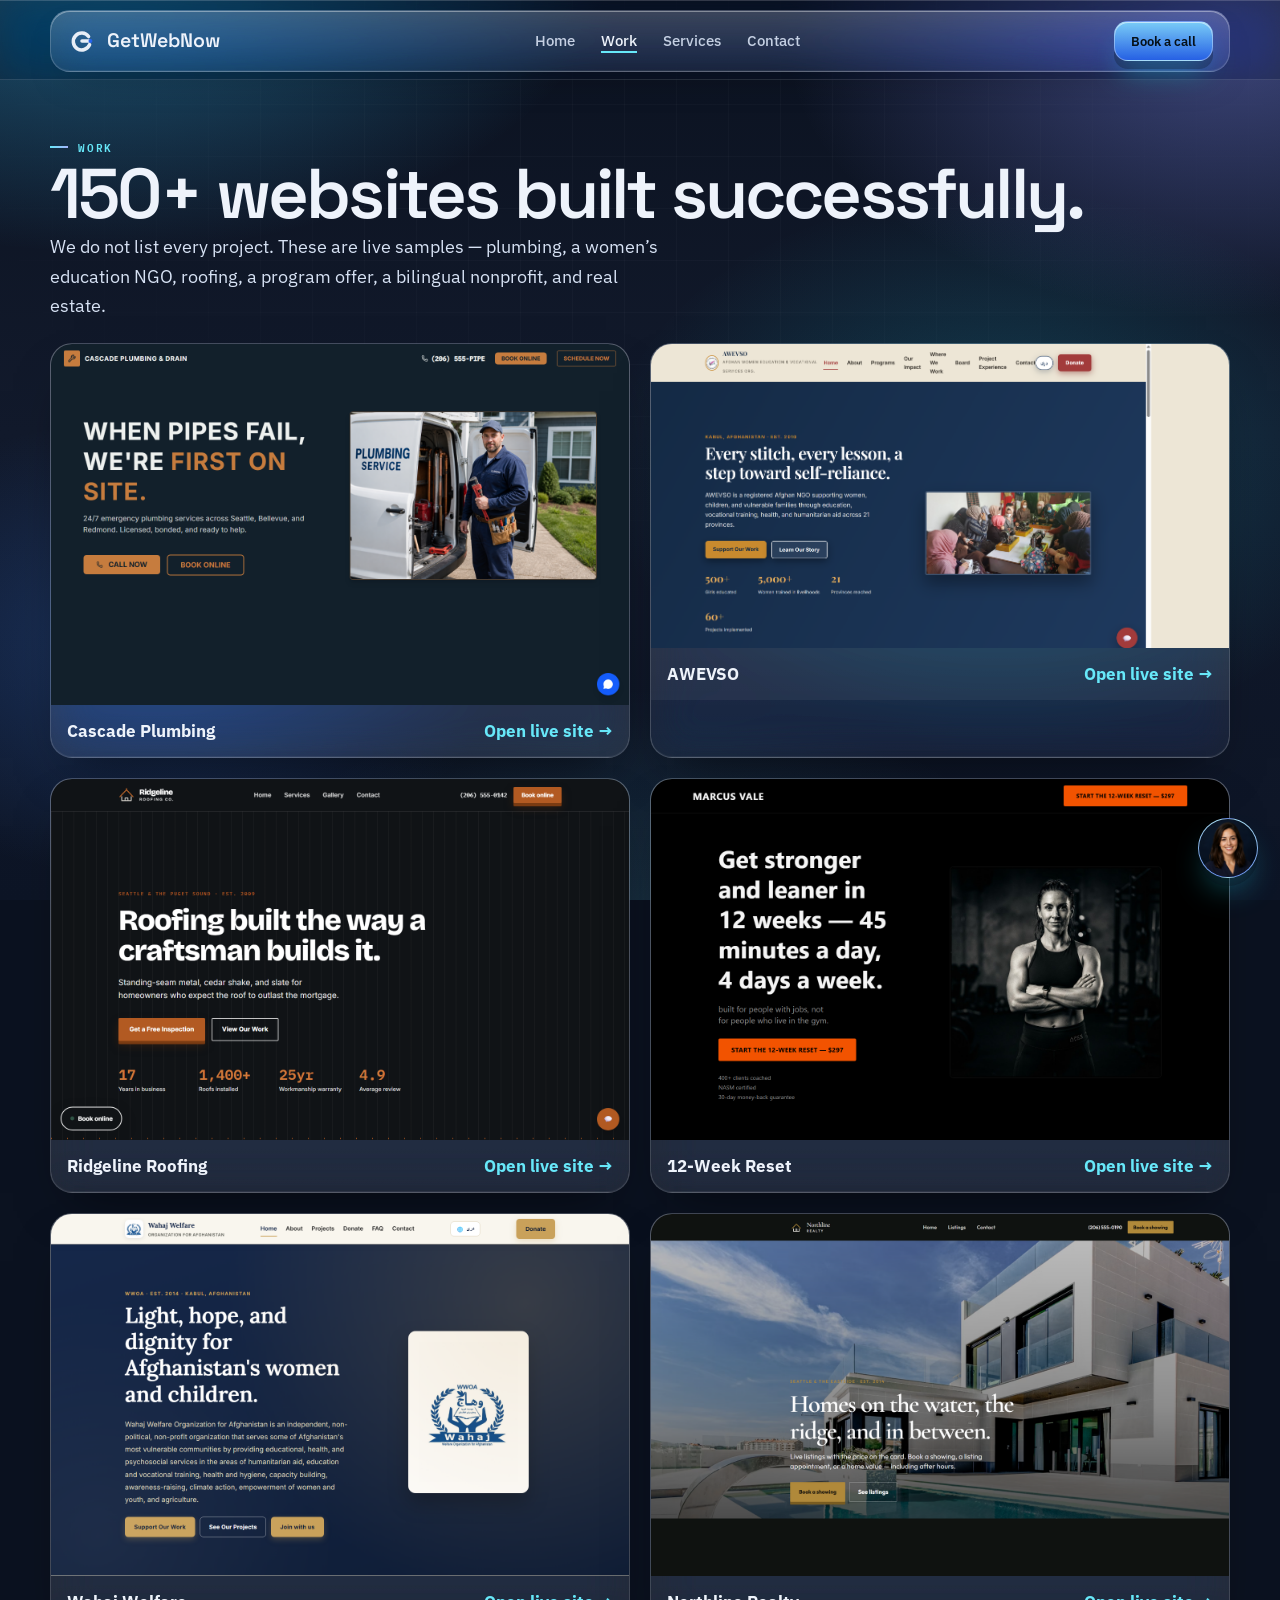
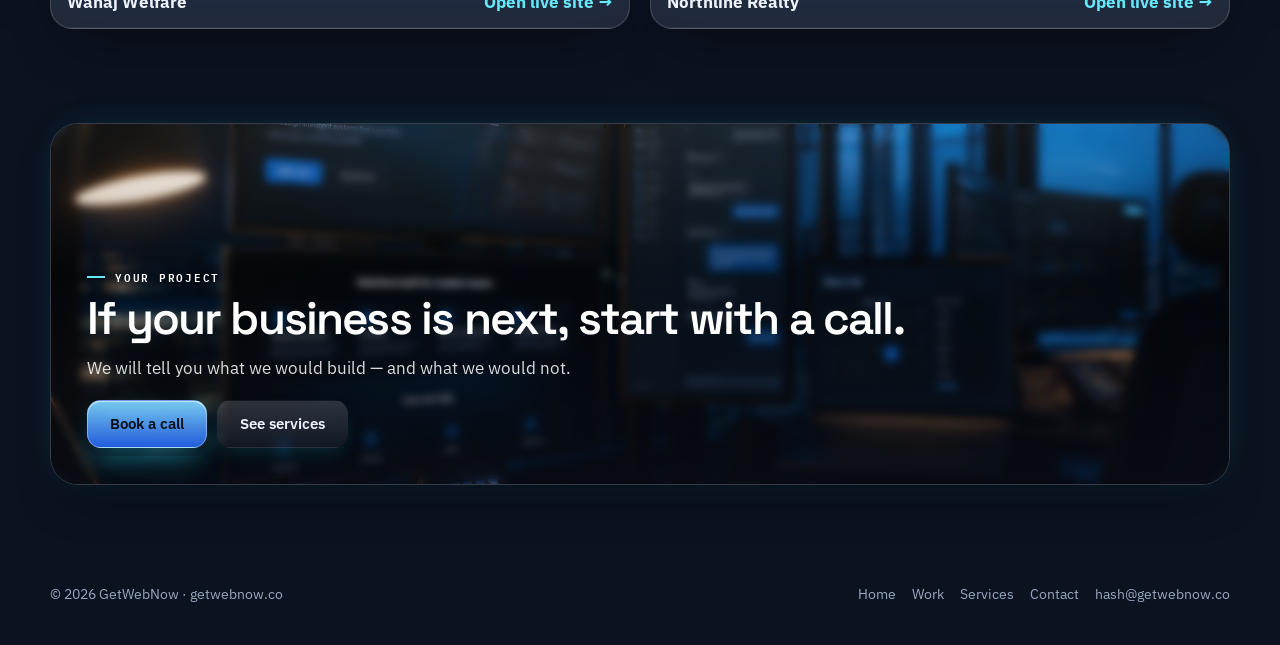
<file: work.html>
<!DOCTYPE html>
<html lang="en">
<head>
<meta charset="UTF-8">
<meta name="viewport" content="width=device-width, initial-scale=1.0">
<title>Work — GetWebNow</title>
<meta name="description" content="Selected live work from GetWebNow. 150+ websites built successfully. A few samples, not the full list.">
<link rel="canonical" href="https://getwebnow.co/work.html">
<meta property="og:title" content="Work — GetWebNow">
<meta property="og:description" content="Selected live websites and systems. 150+ websites built successfully.">
<meta property="og:image" content="https://getwebnow.co/og-image.png">
<link rel="icon" href="favicon.svg" type="image/svg+xml">
<link rel="preconnect" href="https://fonts.googleapis.com">
<link rel="preconnect" href="https://fonts.gstatic.com" crossorigin>
<link href="https://fonts.googleapis.com/css2?family=IBM+Plex+Mono:wght@500&family=IBM+Plex+Sans:wght@400;500;600&family=Space+Grotesk:wght@500;600;700&display=swap" rel="stylesheet">
<link rel="stylesheet" href="styles.css?v=6">
</head>
<body>
<header>
  <nav class="wrap nav" id="nav">
    <a class="logo" href="index.html">
      <svg viewBox="0 0 64 64" aria-hidden="true"><path d="M46 22.5a18 18 0 1 0 2.2 17.2" fill="none" stroke="#E8EEF7" stroke-width="7.5" stroke-linecap="round"/><path d="M32 32h16" stroke="#E8EEF7" stroke-width="7.5" stroke-linecap="round"/><circle cx="50" cy="32" r="4.2" fill="#2563EB"/></svg>
      GetWebNow
    </a>
    <div class="nav-links">
      <a href="index.html">Home</a>
      <a class="is-active" href="work.html">Work</a>
      <a href="services.html">Services</a>
      <a href="contact.html">Contact</a>
    </div>
    <a class="btn btn-primary nav-cta" href="https://cal.com/hashmat/30min?theme=light" target="_blank" rel="noopener">Book a call</a>
    <button class="nav-toggle" type="button" data-nav-toggle aria-label="Open menu">☰</button>
  </nav>
</header>

<main>
  <section class="page-hero">
    <div class="wrap">
      <div class="eyebrow">Work</div>
      <h1><span data-count="150">0</span>+ websites built successfully.</h1>
      <p class="lead">We do not list every project. These are live samples — plumbing, a women’s education NGO, roofing, a program offer, a bilingual nonprofit, and real estate.</p>
    </div>
  </section>

  <section style="padding-top:12px">
    <div class="wrap">
      <div class="work-grid">
        <a class="work-card" href="https://cascade-mu-liard.vercel.app" target="_blank" rel="noopener">
          <div class="work-shot"><img src="work/cascade.png" alt="Cascade Plumbing live website" width="720" height="420"></div>
          <div class="work-cap"><strong>Cascade Plumbing</strong><span class="work-link">Open live site →</span></div>
        </a>
        <a class="work-card" href="https://awevso-site.vercel.app" target="_blank" rel="noopener">
          <div class="work-shot"><img src="work/awevso.png" alt="AWEVSO live website" width="720" height="420"></div>
          <div class="work-cap"><strong>AWEVSO</strong><span class="work-link">Open live site →</span></div>
        </a>
        <a class="work-card" href="https://ridgeline-roofing-demo-umber.vercel.app/" target="_blank" rel="noopener">
          <div class="work-shot"><img src="work/ridgeline.png" alt="Ridgeline Roofing live website" width="720" height="420"></div>
          <div class="work-cap"><strong>Ridgeline Roofing</strong><span class="work-link">Open live site →</span></div>
        </a>
        <a class="work-card" href="https://the-12-week-reset.vercel.app" target="_blank" rel="noopener">
          <div class="work-shot"><img src="work/reset.png" alt="The 12-Week Reset live website" width="720" height="420"></div>
          <div class="work-cap"><strong>12-Week Reset</strong><span class="work-link">Open live site →</span></div>
        </a>
        <a class="work-card" href="https://wahajwelfare.org" target="_blank" rel="noopener">
          <div class="work-shot"><img src="work/wahaj.png" alt="Wahaj Welfare live website" width="720" height="420"></div>
          <div class="work-cap"><strong>Wahaj Welfare</strong><span class="work-link">Open live site →</span></div>
        </a>
        <a class="work-card" href="https://northline-realty-seven.vercel.app" target="_blank" rel="noopener">
          <div class="work-shot"><img src="work/northline.png" alt="Northline Realty live website" width="720" height="420"></div>
          <div class="work-cap"><strong>Northline Realty</strong><span class="work-link">Open live site →</span></div>
        </a>
      </div>
    </div>
  </section>

  <div class="wrap">
    <div class="cta-band">
      <img src="media/tech-cta.png" alt="Studio screens showing websites, chat, and booking systems">
      <div class="cta-inner">
        <div>
          <div class="eyebrow">Your project</div>
          <h2>If your business is next, start with a call.</h2>
          <p>We will tell you what we would build — and what we would not.</p>
          <div class="cta-actions">
            <a class="btn btn-primary" href="https://cal.com/hashmat/30min?theme=light" target="_blank" rel="noopener">Book a call</a>
            <a class="btn btn-ghost" href="services.html">See services</a>
          </div>
        </div>
      </div>
    </div>
  </div>
</main>

<footer>
  <div class="wrap foot">
    <span>© 2026 GetWebNow · getwebnow.co</span>
    <div class="foot-links">
      <a href="index.html">Home</a>
      <a href="work.html">Work</a>
      <a href="services.html">Services</a>
      <a href="contact.html">Contact</a>
      <a href="mailto:hash@getwebnow.co">hash@getwebnow.co</a>
    </div>
  </div>
</footer>
<script src="site.js?v=6"></script>
</body>
</html>
</file>
<file: styles.css>
:root{
  --bg:#0b1220;
  --bg-2:#121a2c;
  --surface:rgba(255,255,255,.08);
  --ink:#eef3fb;
  --muted:#c5d0e3;
  --faint:#9aa8bf;
  --line:rgba(255,255,255,.18);
  --cyan:#67e8f9;
  --gold:#67e8f9;
  --blue:#3b82f6;
  --blue-2:#2563eb;
  --violet:#a5b4fc;
  --display:"Space Grotesk", system-ui, sans-serif;
  --sans:"IBM Plex Sans", system-ui, sans-serif;
  --mono:"IBM Plex Mono", ui-monospace, monospace;
  --shadow:0 24px 50px -24px rgba(0,0,0,.55);
  --glass:
    linear-gradient(180deg, rgba(255,255,255,.16), rgba(255,255,255,.05));
  --glass-strong:
    linear-gradient(180deg, rgba(255,255,255,.22), rgba(255,255,255,.08));
  --glass-edge:inset 0 1px 0 rgba(255,255,255,.38), inset 0 -1px 0 rgba(255,255,255,.06);
  --blur:blur(22px) saturate(170%);
}

*{box-sizing:border-box;margin:0;padding:0}
html{scroll-behavior:smooth;background:var(--bg);overflow-x:hidden}
body{
  color:var(--ink);
  font-family:var(--sans);
  font-size:17px;
  line-height:1.65;
  -webkit-font-smoothing:antialiased;
  overflow-x:hidden;
}
body::before,
body::after{
  content:"";
  position:fixed;
  inset:0;
  pointer-events:none;
}
body::before{
  z-index:0;
  background:
    radial-gradient(900px 560px at 8% -8%, rgba(56,189,248,.48), transparent 58%),
    radial-gradient(820px 520px at 96% 4%, rgba(129,140,248,.42), transparent 54%),
    radial-gradient(680px 480px at 78% 52%, rgba(34,211,238,.22), transparent 58%),
    radial-gradient(640px 420px at 12% 72%, rgba(59,130,246,.26), transparent 55%),
    radial-gradient(760px 520px at 50% 110%, rgba(103,232,249,.16), transparent 58%),
    linear-gradient(180deg, #0b1220 0%, #121a2c 48%, #0d1526 100%);
}
body::after{
  z-index:0;
  background-image:
    linear-gradient(rgba(255,255,255,.035) 1px, transparent 1px),
    linear-gradient(90deg, rgba(255,255,255,.035) 1px, transparent 1px);
  background-size:52px 52px;
  mask-image:radial-gradient(ellipse 80% 70% at 50% 20%, #000 20%, transparent 78%);
  opacity:.7;
}
img{max-width:100%;display:block}
a{color:inherit;text-decoration:none}
button{font:inherit;cursor:pointer}
::selection{background:var(--cyan);color:#04151a}

.wrap{width:min(1180px, calc(100% - 40px));margin:0 auto}

.glass,
.work-slide,
.proof,
.chip,
.photo-card,
.work-card,
.review,
.step,
.founder,
.contact-panel,
.book-box,
.chat-panel,
.btn-ghost,
.nav-toggle{
  background:var(--glass);
  backdrop-filter:var(--blur);
  -webkit-backdrop-filter:var(--blur);
  border:1px solid var(--line);
  box-shadow:var(--glass-edge), var(--shadow);
}

.eyebrow{
  display:inline-flex;align-items:center;gap:10px;
  font-family:var(--mono);font-size:11px;letter-spacing:.16em;
  text-transform:uppercase;color:var(--cyan);font-weight:600;
}
.eyebrow::before{content:"";width:18px;height:2px;background:linear-gradient(90deg, var(--cyan), var(--violet))}

h1,h2,h3{
  font-family:var(--display);font-weight:600;letter-spacing:-.04em;line-height:1.08;
}
h1{font-size:clamp(2.35rem, 5.6vw, 4.4rem)}
h2{font-size:clamp(1.85rem, 3.6vw, 2.85rem)}
h3{font-size:1.35rem}
p{color:var(--muted)}
.lead{font-size:1.12rem;max-width:38rem;color:#d7e2f4}

.btn{
  display:inline-flex;align-items:center;justify-content:center;gap:8px;
  height:48px;padding:0 22px;border-radius:14px;font-size:.92rem;font-weight:600;
  border:1px solid transparent;
  transition:transform .18s ease, background .18s ease, box-shadow .18s ease, border-color .18s ease;
  box-shadow:
    0 10px 22px -10px rgba(0,0,0,.55),
    0 8px 20px -8px rgba(34,211,238,.35);
}
.btn:hover,.btn:focus-visible{
  transform:translateY(-2px);
  box-shadow:
    0 16px 28px -10px rgba(0,0,0,.6),
    0 12px 28px -6px rgba(34,211,238,.45);
}
.btn:active{transform:translateY(1px)}
.btn-primary{
  background:linear-gradient(180deg, rgba(125,211,252,.95), rgba(37,99,235,.92));
  color:#061018;
  border-color:rgba(255,255,255,.35);
  box-shadow:
    inset 0 1px 0 rgba(255,255,255,.55),
    0 8px 0 rgba(8,15,28,.28),
    0 18px 28px -8px rgba(34,211,238,.45);
}
.btn-primary:hover,.btn-primary:focus-visible{
  background:linear-gradient(180deg, #7dd3fc, #2563eb);
  box-shadow:
    inset 0 1px 0 rgba(255,255,255,.62),
    0 10px 0 rgba(8,15,28,.32),
    0 22px 34px -8px rgba(56,189,248,.55);
}
.btn-ghost{
  color:var(--ink);
  border-radius:14px;
  box-shadow:
    0 10px 22px -10px rgba(0,0,0,.55),
    0 8px 20px -8px rgba(34,211,238,.32);
}
.btn-ghost:hover,.btn-ghost:focus-visible{
  background:var(--glass-strong);
  border-color:rgba(103,232,249,.5);
  box-shadow:
    0 16px 28px -10px rgba(0,0,0,.6),
    0 12px 28px -6px rgba(34,211,238,.45);
}

header,main,footer{position:relative;z-index:1}
header{
  position:sticky;top:0;z-index:50;
  padding:10px 0 8px;
  background:transparent;
}
header::before{
  content:"";
  position:absolute;inset:0;
  background:rgba(11,18,32,.28);
  backdrop-filter:blur(18px) saturate(160%);
  -webkit-backdrop-filter:blur(18px) saturate(160%);
  border-bottom:1px solid rgba(255,255,255,.12);
  box-shadow:inset 0 1px 0 rgba(255,255,255,.16);
  pointer-events:none;
}
.nav{
  height:62px;display:flex;align-items:center;justify-content:space-between;gap:20px;position:relative;
  padding:0 16px;border-radius:20px;
  background:var(--glass-strong);
  backdrop-filter:var(--blur);
  -webkit-backdrop-filter:var(--blur);
  border:1px solid var(--line);
  box-shadow:var(--glass-edge), 0 16px 40px -24px rgba(0,0,0,.55);
}
.logo{display:flex;align-items:center;gap:10px;font-family:var(--display);font-size:1.22rem;font-weight:600}
.logo svg{width:30px;height:30px}
.nav-links{display:flex;gap:26px;color:var(--muted);font-size:.94rem;font-weight:500}
.nav-links a:hover,.nav-links a.is-active{color:var(--ink)}
.nav-links a.is-active{box-shadow:inset 0 -2px 0 var(--cyan)}
.nav-cta{height:40px;padding:0 16px;font-size:.84rem}
.nav-toggle{
  display:none;width:44px;height:44px;border-radius:12px;color:var(--ink);
  box-shadow:0 8px 18px -8px rgba(0,0,0,.55), 0 6px 16px -6px rgba(34,211,238,.35);
}
.nav-toggle:hover,.nav-toggle:focus-visible{
  box-shadow:0 12px 22px -8px rgba(0,0,0,.6), 0 8px 20px -4px rgba(34,211,238,.5);
}

.hero{padding:28px 0 20px}
.hero-visual{
  position:relative;border-radius:28px;overflow:hidden;min-height:420px;
  border:1px solid var(--line);
  box-shadow:var(--glass-edge), var(--shadow), 0 0 60px -24px rgba(56,189,248,.45);
}
.hero-visual::after{
  content:"";
  position:absolute;inset:0;pointer-events:none;
  background:linear-gradient(180deg, rgba(255,255,255,.12), transparent 28%, rgba(8,15,28,.2) 100%);
  box-shadow:inset 0 1px 0 rgba(255,255,255,.28);
}
.hero-visual > img.hero-photo{width:100%;height:520px;object-fit:cover}
.hero-copy{
  position:absolute;left:28px;bottom:28px;right:28px;z-index:1;
  max-width:640px;padding:28px;
  background:var(--glass-strong);
  border:1px solid var(--line);
  border-radius:22px;
  backdrop-filter:blur(28px) saturate(180%);
  -webkit-backdrop-filter:blur(28px) saturate(180%);
  box-shadow:var(--glass-edge), 0 20px 50px -20px rgba(0,0,0,.55);
}
.hero-copy h1{margin:10px 0 14px}
.hero-actions{display:flex;flex-wrap:wrap;gap:10px;margin-top:22px}

.work-show{margin-top:28px}
.work-show-head{
  display:flex;align-items:baseline;justify-content:space-between;gap:16px;flex-wrap:wrap;
  margin-bottom:14px;
}
.work-show-head p{color:var(--muted);font-size:.95rem}
.work-show-frame{
  display:grid;grid-template-columns:auto 1fr auto;align-items:center;gap:10px;
}
.work-show-viewport{
  overflow:hidden;border-radius:22px;border:1px solid var(--line);
  width:100%;
}
.work-show-track{
  display:flex;
  transition:transform .55s cubic-bezier(.22,1,.36,1);
  will-change:transform;
}
.work-slide{
  flex:0 0 auto;
  min-width:100%;
  color:inherit;
  overflow:hidden;
}
.work-slide img{
  width:100%;height:420px;object-fit:cover;object-position:top;display:block;
}
.work-slide span{
  display:block;padding:14px 18px;font-size:.95rem;font-weight:600;
  background:rgba(255,255,255,.06);
}
.work-show-nav{
  width:44px;height:44px;border-radius:999px;border:1px solid var(--line);
  background:var(--glass);color:var(--ink);font-size:1.6rem;line-height:1;
  cursor:pointer;display:grid;place-items:center;
  box-shadow:0 10px 22px -10px rgba(0,0,0,.55), 0 8px 18px -8px rgba(34,211,238,.35);
}
.work-show-nav:hover{border-color:var(--cyan);color:var(--cyan);box-shadow:0 14px 26px -10px rgba(0,0,0,.6), 0 10px 22px -6px rgba(34,211,238,.45)}
.work-show-dots{
  display:flex;justify-content:center;gap:8px;margin-top:14px;
}
.work-show-dots button{
  width:9px;height:9px;border-radius:999px;border:0;padding:0;
  background:rgba(255,255,255,.28);cursor:pointer;
}
.work-show-dots button.is-on{background:var(--cyan);width:22px}
.work-show-cta{margin:16px 0 0;text-align:center}

.work-notes{
  padding:84px 0;
  background:rgba(255,255,255,.03);
  border-top:1px solid rgba(255,255,255,.1);
  border-bottom:1px solid rgba(255,255,255,.08);
}

.proof{
  display:flex;flex-wrap:wrap;align-items:center;justify-content:space-between;gap:16px;
  margin:28px 0 8px;padding:22px 26px;
  border-radius:20px;
}
.proof-stat{font-family:var(--display);font-size:2.1rem}
.proof-stat span[data-count]{display:inline;font-family:inherit;font-size:inherit;color:inherit}
.proof-stat span.label{display:block;font-family:var(--sans);font-size:.82rem;color:var(--muted);margin-top:2px;font-weight:500}
.proof-names{display:flex;flex-wrap:wrap;gap:8px}
.chip{
  font-size:.78rem;padding:7px 12px;border-radius:999px;
  color:var(--ink);font-weight:600;
}

section{padding:84px 0}
.tint{
  background:rgba(255,255,255,.03);
  border-top:1px solid rgba(255,255,255,.08);
  border-bottom:1px solid rgba(255,255,255,.08);
  box-shadow:inset 0 1px 0 rgba(255,255,255,.08);
}
.section-head{max-width:680px;margin-bottom:36px}
.section-head h2{margin:12px 0 12px}

.photo-grid{display:grid;grid-template-columns:repeat(2,1fr);gap:18px}
.photo-card{
  border-radius:22px;cursor:pointer;
  transition:transform .2s ease, border-color .2s ease, box-shadow .2s ease;
}
.photo-card:hover,.photo-card:focus-visible{
  transform:translateY(-6px);
  border-color:rgba(103,232,249,.55);
  box-shadow:
    var(--glass-edge),
    0 22px 44px -14px rgba(0,0,0,.6),
    0 0 40px -8px rgba(34,211,238,.45);
}
.photo-card img{width:100%;height:280px;object-fit:cover;object-position:center top;border-radius:22px 22px 0 0}
.photo-card div{padding:22px}
.photo-card h3{margin-bottom:8px}
.kicker{
  display:inline-block;
  font-family:var(--display);
  font-size:1.05rem;
  font-weight:700;
  letter-spacing:.04em;
  text-transform:uppercase;
  color:#061018;
  background:linear-gradient(180deg, #67e8f9, #3b82f6);
  padding:8px 14px;
  border-radius:10px;
  margin-bottom:12px;
  border:1px solid rgba(255,255,255,.35);
  box-shadow:
    inset 0 1px 0 rgba(255,255,255,.45),
    0 8px 0 rgba(8,15,28,.22),
    0 14px 24px -8px rgba(34,211,238,.45);
}

.work-grid{display:grid;grid-template-columns:repeat(2,1fr);gap:20px}
.work-card{
  display:block;color:inherit;
  border-radius:22px;overflow:hidden;
}
.work-shot img{width:100%;height:auto;max-height:420px;object-fit:cover;object-position:top;min-height:220px}
.work-cap{
  display:flex;align-items:center;justify-content:space-between;gap:12px;padding:12px 16px;
  background:rgba(255,255,255,.05);
}
.work-link{color:var(--cyan);font-weight:700}
.work-link:hover{text-decoration:underline}
.reviews-row{
  display:grid;grid-template-columns:repeat(3,1fr);gap:16px;margin:0;
}
.review{
  display:flex;gap:12px;align-items:flex-start;
  border-radius:18px;padding:14px;
  color:inherit;
}
a.review:hover{border-color:rgba(103,232,249,.45)}
.review-avatar{
  width:52px;height:52px;border-radius:50%;object-fit:cover;object-position:center;
  flex-shrink:0;border:2px solid rgba(103,232,249,.45);
  box-shadow:0 0 0 3px rgba(255,255,255,.08);
}
.stars{color:#67e8f9;letter-spacing:2px;font-size:.92rem;line-height:1;margin-bottom:6px}
.review p{font-size:.86rem;color:var(--ink);margin-bottom:6px}
.review strong{display:block;font-size:.76rem;color:var(--muted);font-weight:600}

.steps{display:grid;grid-template-columns:repeat(4,1fr);gap:14px}
.step{border-radius:20px;padding:22px}
.step-num{color:var(--cyan);font-family:var(--mono);font-size:.8rem;margin-bottom:12px}
.step h3{margin-bottom:8px}

.founder{
  display:grid;grid-template-columns:.9fr 1.1fr;gap:0;
  border-radius:24px;overflow:hidden;
}
.founder img{width:100%;height:100%;min-height:320px;object-fit:cover}
.founder-copy{padding:40px}

.cta-band{
  position:relative;margin:10px 0 70px;border-radius:28px;overflow:hidden;min-height:320px;
  border:1px solid var(--line);
  box-shadow:var(--glass-edge), var(--shadow), 0 0 40px -18px rgba(34,211,238,.35);
}
.cta-band img{width:100%;height:360px;object-fit:cover}
.cta-inner{
  position:absolute;inset:0;display:flex;align-items:flex-end;
  background:linear-gradient(180deg, rgba(255,255,255,.08) 0%, rgba(10,16,28,.28) 42%, rgba(10,16,28,.62) 100%);
  backdrop-filter:blur(4px);
  -webkit-backdrop-filter:blur(4px);
  padding:36px;
  color:#fff;
}
.cta-inner h2{color:#fff;margin:8px 0 10px}
.cta-inner p{color:rgba(255,255,255,.86)}
.cta-inner .eyebrow,.cta-inner .eyebrow::before{color:#fff}
.cta-inner .eyebrow::before{background:var(--cyan)}
.cta-actions{display:flex;flex-wrap:wrap;gap:10px;margin-top:18px}

.service-row{
  display:grid;grid-template-columns:.85fr 1.15fr;gap:28px;align-items:center;
  padding:28px;
  margin-bottom:16px;
  border-radius:24px;
  background:var(--glass);
  backdrop-filter:var(--blur);
  -webkit-backdrop-filter:var(--blur);
  border:1px solid var(--line);
  box-shadow:var(--glass-edge), var(--shadow);
  transition:transform .2s ease, border-color .2s ease, box-shadow .2s ease;
}
.service-row:hover,.service-row:focus-visible{
  transform:translateY(-4px);
  border-color:rgba(103,232,249,.5);
  box-shadow:
    var(--glass-edge),
    0 24px 48px -16px rgba(0,0,0,.6),
    0 0 42px -8px rgba(34,211,238,.42);
}
.service-row img{width:100%;height:240px;object-fit:cover;border-radius:18px;border:1px solid var(--line);box-shadow:var(--glass-edge)}
.service-points{display:grid;gap:12px}
.point{display:grid;grid-template-columns:92px 1fr;gap:12px}
.point strong{font-size:.76rem;letter-spacing:.08em;text-transform:uppercase;color:var(--cyan)}

.contact-grid{display:grid;grid-template-columns:.9fr 1.1fr;gap:22px}
.contact-panel,.book-box{
  border-radius:22px;padding:32px;
}
.book-box{
  background:linear-gradient(180deg, rgba(103,232,249,.16), rgba(255,255,255,.06));
}
.contact-line{display:flex;justify-content:space-between;gap:12px;padding:14px 0;border-top:1px solid rgba(255,255,255,.12)}
.contact-line span{color:var(--faint)}
.contact-line a{text-align:right}
.contact-line a:hover{color:var(--cyan)}
.page-hero{padding:48px 0 10px}

footer{padding:28px 0 40px;color:var(--faint);font-size:.86rem}
.foot{display:flex;justify-content:space-between;gap:12px;flex-wrap:wrap}
.foot-links{display:flex;gap:16px}
.foot-links a:hover{color:var(--ink)}

.chat-launch{
  position:fixed;right:22px;bottom:22px;z-index:90;
  width:60px;height:60px;border-radius:50%;border:1px solid rgba(255,255,255,.35);cursor:pointer;
  background:linear-gradient(180deg, rgba(125,211,252,.92), rgba(37,99,235,.9));
  color:#061018;
  box-shadow:inset 0 1px 0 rgba(255,255,255,.5), 0 8px 0 rgba(8,15,28,.28), 0 18px 32px -10px rgba(34,211,238,.45);
  display:flex;align-items:center;justify-content:center;
  backdrop-filter:blur(12px);
  -webkit-backdrop-filter:blur(12px);
}
.chat-launch img{width:100%;height:100%;object-fit:cover;border-radius:50%}
.chat-launch:hover,.chat-launch:focus-visible{
  transform:translateY(-3px);
  box-shadow:
    inset 0 1px 0 rgba(255,255,255,.55),
    0 10px 0 rgba(8,15,28,.32),
    0 22px 36px -10px rgba(34,211,238,.5);
}
.chat-panel{
  position:fixed;right:22px;bottom:94px;z-index:90;
  width:min(380px, calc(100vw - 32px));height:520px;
  border-radius:20px;overflow:hidden;
  display:none;flex-direction:column;
}
.chat-panel.open{display:flex}
.chat-head{
  background:rgba(255,255,255,.08);color:#fff;padding:14px 16px;
  display:flex;justify-content:space-between;align-items:center;gap:12px;
  border-bottom:1px solid rgba(255,255,255,.12);
  backdrop-filter:blur(16px);
  -webkit-backdrop-filter:blur(16px);
}
.chat-head-person{display:flex;align-items:center;gap:10px;min-width:0}
.chat-avatar{
  width:36px;height:36px;border-radius:50%;object-fit:cover;flex-shrink:0;
  border:1px solid rgba(255,255,255,.35);
  box-shadow:0 4px 12px -4px rgba(0,0,0,.5);
}
.chat-head .chat-avatar{width:40px;height:40px}
.chat-head strong{font-family:var(--display);font-size:1.05rem}
.chat-head p{font-size:.75rem;color:rgba(255,255,255,.72);margin-top:2px}
.chat-head button{background:none;border:0;color:#fff;font-size:1.2rem;cursor:pointer}
.chat-book{
  display:block;text-align:center;padding:10px;font-size:.75rem;font-weight:700;
  background:rgba(34,211,238,.16);color:var(--cyan);width:100%;
}
.chat-book:hover{background:rgba(34,211,238,.26)}
.chat-log{flex:1;overflow-y:auto;padding:16px;display:flex;flex-direction:column;gap:10px;background:rgba(8,15,28,.28)}
.chat-row{display:flex;align-items:flex-end;gap:8px;max-width:100%}
.chat-row.bot{align-self:flex-start}
.chat-row.user{align-self:flex-end;justify-content:flex-end}
.chat-row .chat-avatar{width:28px;height:28px}
.chat-bubble{max-width:82%;padding:10px 12px;border-radius:12px;font-size:.9rem;line-height:1.45}
.chat-bubble.bot{
  background:rgba(255,255,255,.1);color:var(--ink);border:1px solid var(--line);
  backdrop-filter:blur(12px);
  -webkit-backdrop-filter:blur(12px);
}
.chat-bubble.user{background:linear-gradient(180deg,#38bdf8,#2563eb);color:#061018}
.chat-chips{display:flex;flex-wrap:wrap;gap:8px;padding-left:36px}
.chat-chips button{
  border:1px solid var(--line);background:rgba(255,255,255,.08);color:var(--ink);
  border-radius:999px;padding:10px 14px;font-size:.78rem;font-weight:600;cursor:pointer;
  min-height:40px;
  box-shadow:0 8px 16px -10px rgba(0,0,0,.5), 0 6px 14px -8px rgba(34,211,238,.3);
}
.chat-chips button:hover{
  border-color:rgba(103,232,249,.55);
  box-shadow:0 10px 20px -8px rgba(34,211,238,.4);
}
.chat-lead{
  align-self:stretch;margin-left:36px;
  display:grid;gap:8px;padding:12px;
  border-radius:14px;border:1px solid var(--line);
  background:rgba(255,255,255,.08);
}
.chat-lead p{color:var(--ink);font-size:.82rem;font-weight:600}
.chat-lead input{
  width:100%;border:1px solid var(--line);border-radius:10px;padding:9px 12px;
  font-family:var(--sans);font-size:.86rem;background:rgba(8,15,28,.4);color:var(--ink);
}
.chat-lead input:focus{outline:none;border-color:var(--cyan)}
.chat-lead button{
  border:none;border-radius:10px;padding:12px;font-weight:700;cursor:pointer;
  background:linear-gradient(180deg,#38bdf8,#2563eb);color:#061018;
  box-shadow:
    inset 0 1px 0 rgba(255,255,255,.45),
    0 8px 0 rgba(8,15,28,.22),
    0 14px 24px -8px rgba(34,211,238,.5);
}
.chat-lead button:hover{box-shadow:inset 0 1px 0 rgba(255,255,255,.5), 0 10px 0 rgba(8,15,28,.28), 0 18px 28px -8px rgba(34,211,238,.6)}
.chat-form{display:flex;gap:8px;padding:12px;border-top:1px solid rgba(255,255,255,.12);background:rgba(255,255,255,.05)}
.chat-form input{
  flex:1;border:1px solid var(--line);border-radius:999px;padding:10px 14px;
  font-family:var(--sans);font-size:.9rem;background:rgba(8,15,28,.35);color:var(--ink);
  backdrop-filter:blur(10px);
  -webkit-backdrop-filter:blur(10px);
}
.chat-form input:focus{outline:none;border-color:var(--cyan)}
.chat-form button{
  border:none;background:linear-gradient(180deg,#38bdf8,#2563eb);color:#061018;border-radius:999px;padding:10px 16px;
  font-weight:700;cursor:pointer;
  box-shadow:
    inset 0 1px 0 rgba(255,255,255,.45),
    0 6px 0 rgba(8,15,28,.3),
    0 12px 20px -8px rgba(34,211,238,.45);
}

@media (max-width:960px){
  .reviews-row{grid-template-columns:repeat(2,1fr)}
  .work-slide img{height:300px}
  .photo-grid{grid-template-columns:1fr}
  .steps{grid-template-columns:repeat(2,1fr)}
}
@media (max-width:860px){
  .wrap{width:min(1180px, calc(100% - 24px))}
  .nav{height:56px;gap:10px;padding:0 10px}
  .nav-links,.nav .nav-cta{display:none}
  .nav.open .nav-links{
    display:flex;flex-direction:column;position:absolute;left:0;right:0;top:66px;
    background:var(--glass-strong);
    backdrop-filter:var(--blur);
    -webkit-backdrop-filter:var(--blur);
    padding:16px 18px 20px;
    border:1px solid var(--line);
    border-radius:18px;
    box-shadow:var(--glass-edge), var(--shadow);
    gap:6px;
  }
  .nav.open .nav-links a{
    min-height:44px;display:flex;align-items:center;
  }
  .nav.open .nav-cta{display:inline-flex;width:100%;margin-top:6px}
  .nav-toggle{display:inline-flex;align-items:center;justify-content:center}
  .hero{padding:16px 0 12px}
  .hero-visual{min-height:0;border-radius:20px}
  .hero-visual > img.hero-photo{height:220px}
  .hero-copy{
    position:relative;left:auto;right:auto;bottom:auto;margin:0;
    border-radius:0;padding:18px;max-width:none;
  }
  .hero-copy h1{font-size:clamp(1.7rem, 8vw, 2.2rem)}
  .lead{font-size:1rem}
  .hero-actions{flex-direction:column;align-items:stretch}
  .hero-actions .btn{width:100%;min-height:48px}
  .work-show-head{flex-direction:column;align-items:flex-start;gap:6px}
  .work-show-frame{grid-template-columns:1fr;position:relative}
  .work-show-nav{
    position:absolute;z-index:2;top:38%;transform:translateY(-50%);
    background:rgba(10,16,28,.78);
    width:44px;height:44px;
  }
  .work-show-nav.prev{left:8px}
  .work-show-nav.next{right:8px}
  .work-slide img{height:200px}
  .photo-grid,.steps,.founder,.service-row,.contact-grid,.reviews-row,.work-grid{grid-template-columns:1fr}
  .photo-card img{height:180px}
  .kicker{font-size:.82rem;padding:7px 12px}
  .point{grid-template-columns:1fr;gap:4px}
  .founder-copy{padding:22px}
  .cta-inner{padding:20px}
  .cta-band{min-height:0;margin-bottom:40px}
  .cta-band img{height:220px}
  .cta-actions{flex-direction:column;align-items:stretch}
  .cta-actions .btn{width:100%}
  .work-cap{flex-wrap:wrap}
  .contact-line{flex-direction:column;gap:4px}
  .contact-line a{text-align:left}
  .chat-launch{
    right:max(14px, env(safe-area-inset-right));
    bottom:max(14px, env(safe-area-inset-bottom));
  }
  .chat-panel{
    right:8px;left:8px;bottom:86px;width:auto;height:min(520px, calc(100dvh - 110px));
  }
  .chat-form input,.chat-lead input{font-size:16px}
  .foot{flex-direction:column;gap:10px}
  section{padding:48px 0}
  body{padding-bottom:24px}
}
@media (max-width:480px){
  .btn{height:46px;padding:0 16px}
  .proof{flex-direction:column;align-items:flex-start}
  .review{padding:12px}
  .review-avatar{width:44px;height:44px}
}

@media (prefers-reduced-transparency: reduce){
  header::before,
  .nav,
  .glass,
  .work-slide,
  .proof,
  .chip,
  .photo-card,
  .work-card,
  .review,
  .step,
  .founder,
  .contact-panel,
  .book-box,
  .chat-panel,
  .btn-ghost,
  .nav-toggle,
  .hero-copy,
  .service-row,
  .cta-inner{
    backdrop-filter:none;
    -webkit-backdrop-filter:none;
    background:#1a2438;
  }
}
</file>
